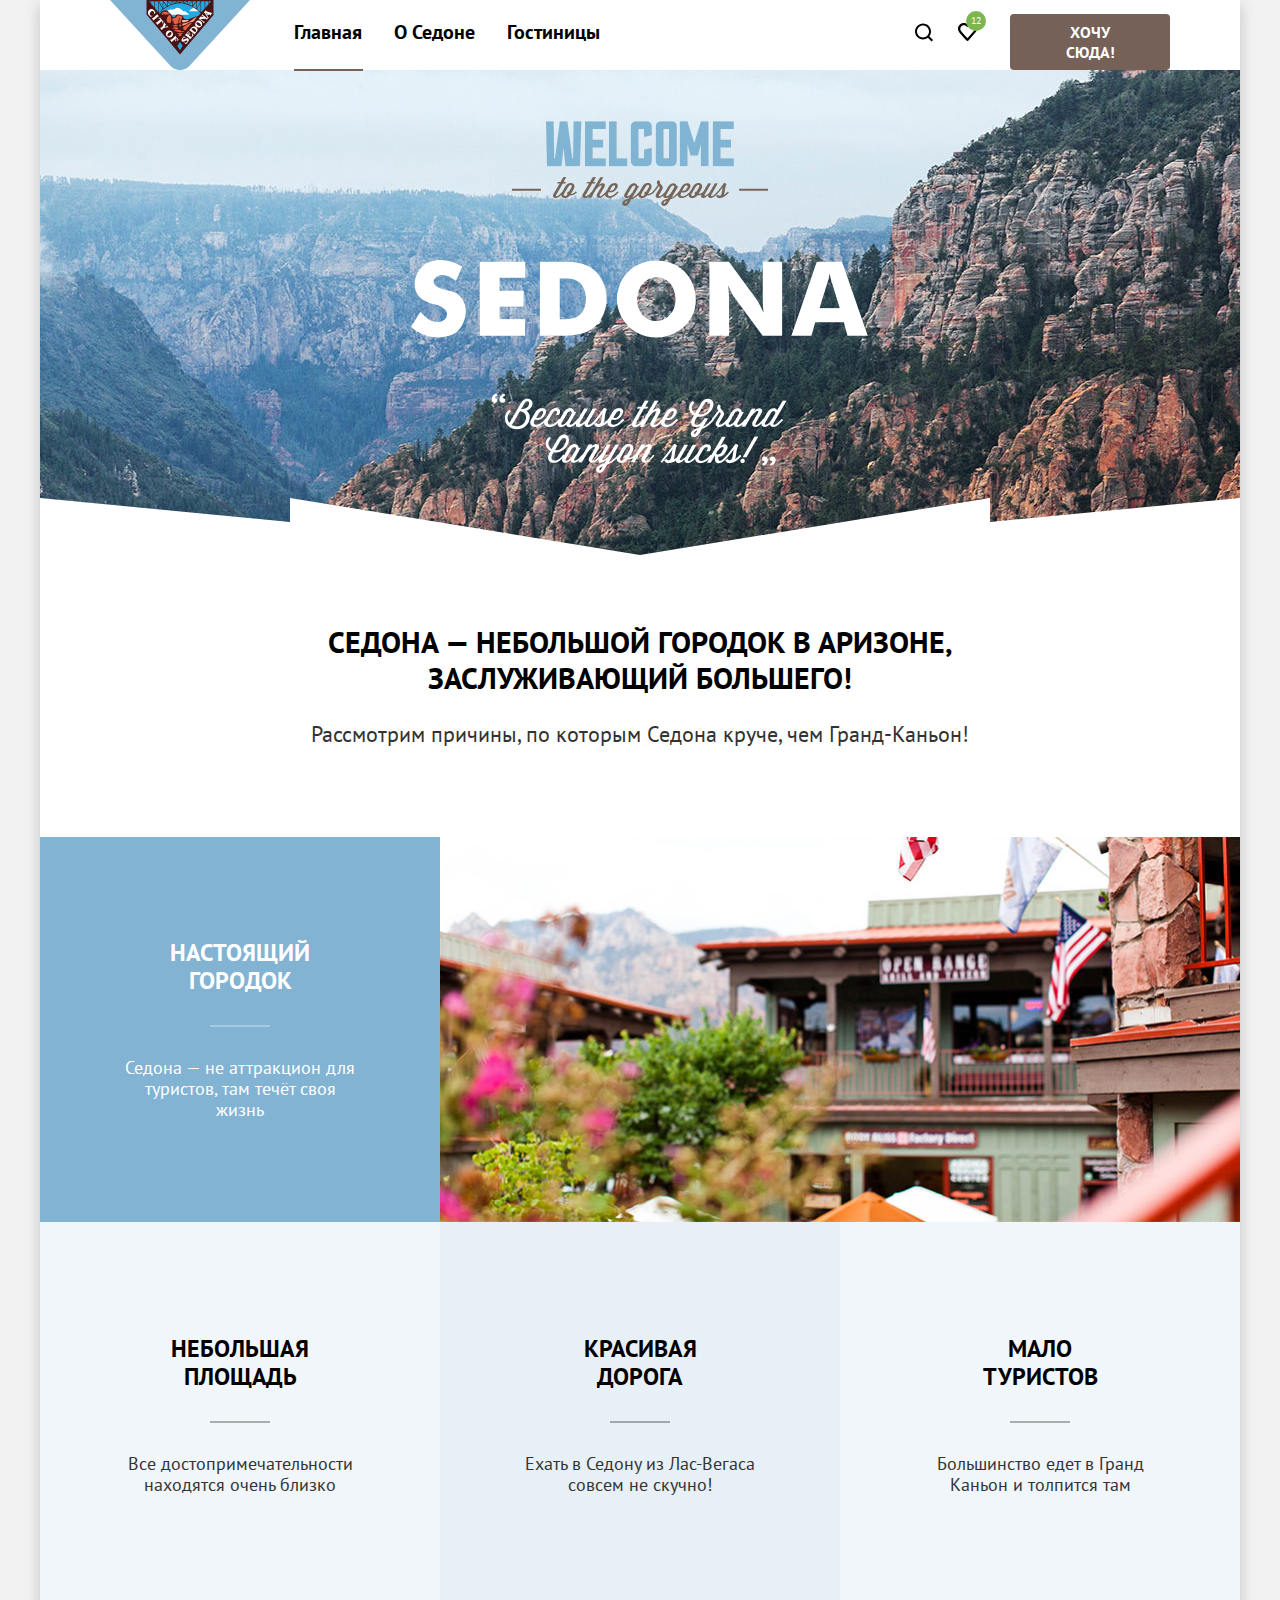
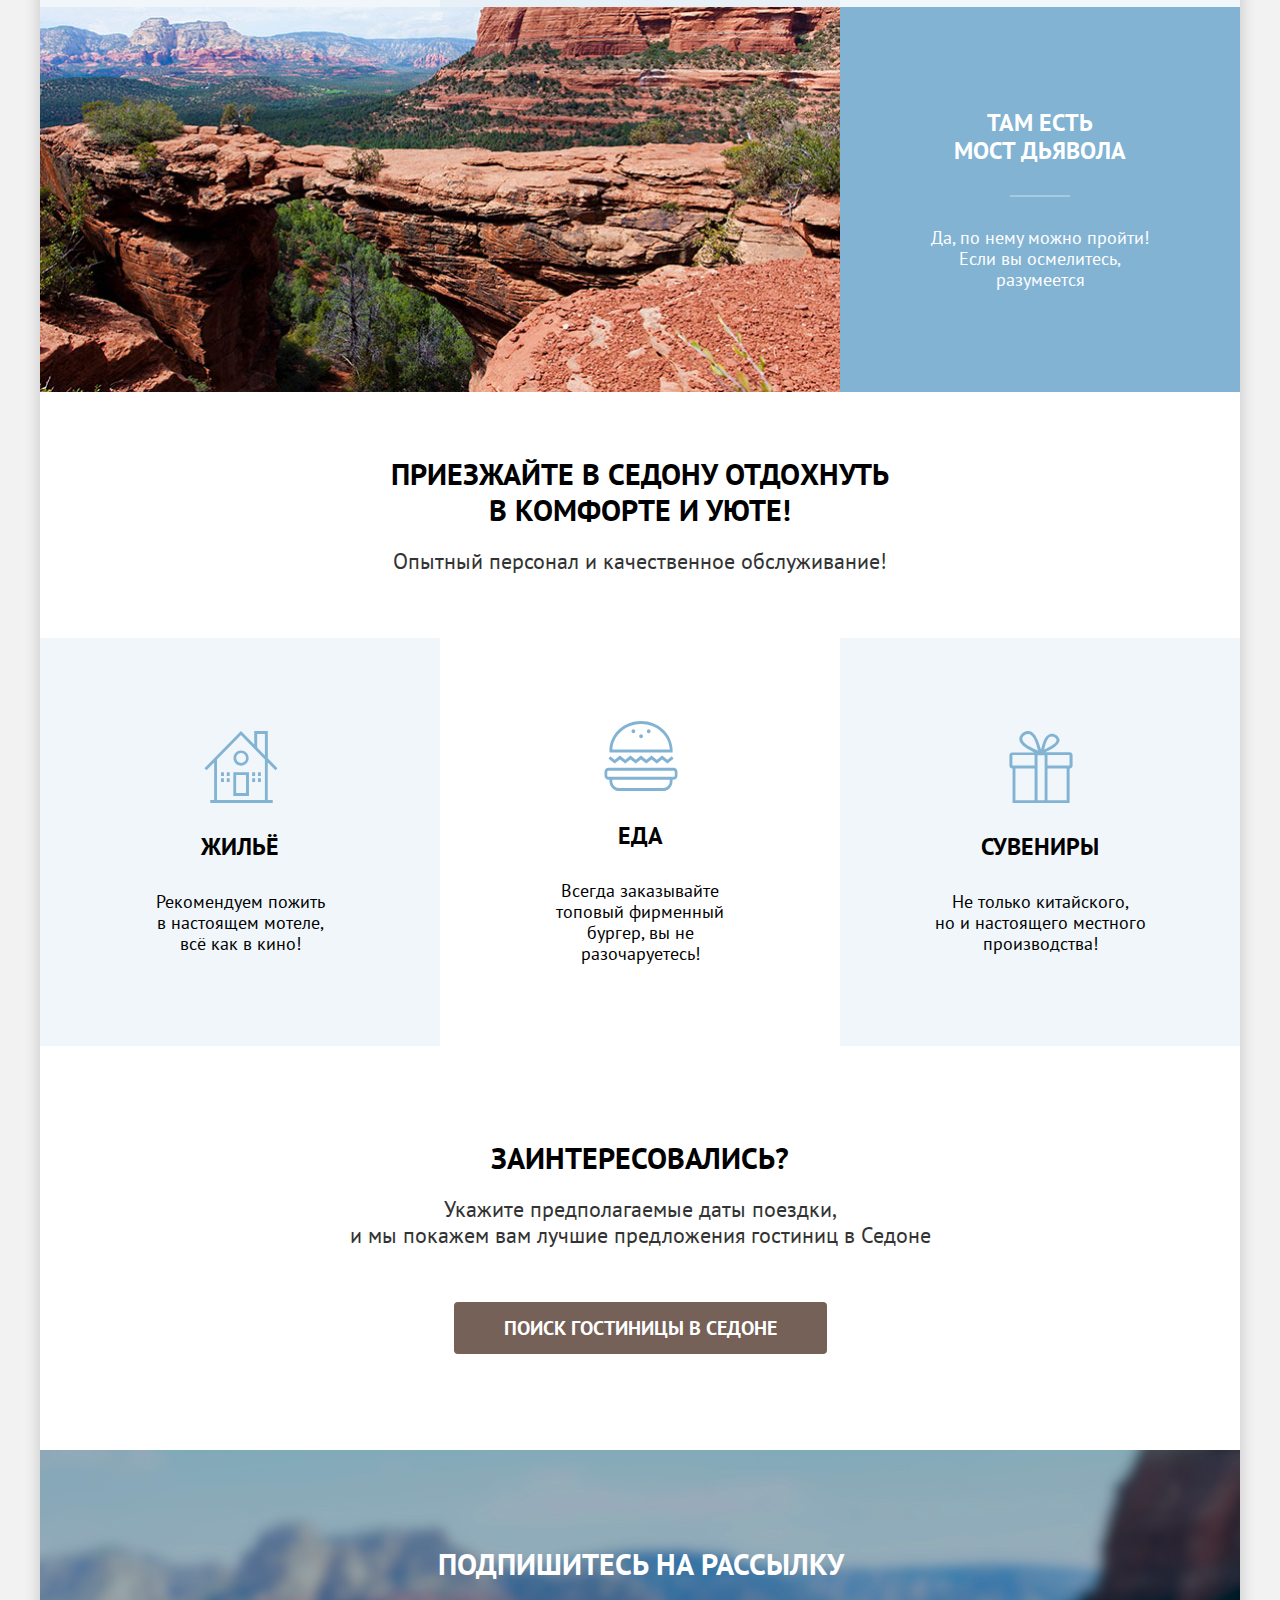
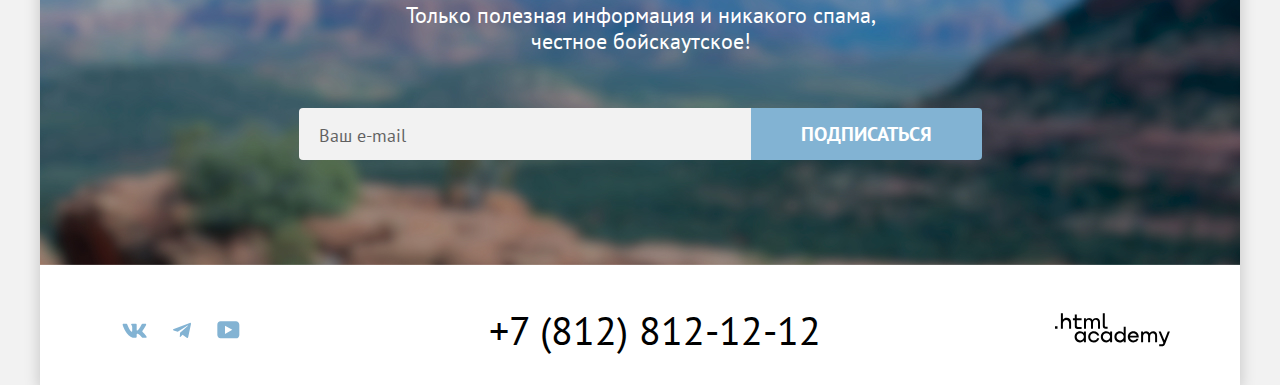
<file: index.html>
<!DOCTYPE html>
<html lang="ru">
  <head>
    <meta charset="utf-8">
	 <meta name="viewport" content="width=device-width, initial-scale=1.0">
    <title>HTML Academy: Седона</title>
    <link rel="stylesheet" href="styles/styles.css" />
    <link type="image/png" sizes="32x32" rel="icon" href="images/favicon.png" />
  </head>

  <body>
    <header data-test="header">
      <nav class="page-nav">
        <a class="nav-logo" href="index.html">
          <img
            class="logo-sedona"
            src="images/logo.svg"
            alt="logo-sedona"
            width="140"
            height="70"
          />
        </a>
        <ul class="nav-list">
          <li class="nav-list-item active-nav">
            <a class="nav-list-link" aria-current="page">Главная</a>
          </li>
          <li class="nav-list-item">
            <a class="nav-list-link available-link" href="#">О седоне</a>
          </li>
          <li class="nav-list-item">
            <a class="nav-list-link available-link" href="catalog.html"
              >Гостиницы</a
            >
          </li>
        </ul>
        <ul class="client-list">
          <li class="client-list-item">
            <button class="search-button all-button" type="button">
              <span class="visually-hidden">Поиск</span>
            </button>
          </li>
          <li class="client-list-item">
            <button class="favorites-button all-button" type="button">
              <span class="visually-hidden">Понравившиеся отели</span>
            </button>
          </li>
          <li class="client-list-item client-item-flex">
            <button class="client-button all-button" type="button">
              Хочу сюда!
            </button>
          </li>
        </ul>
      </nav>
    </header>
    <main class="main-index main-container" data-test="main">
      <section class="section-hero" data-test="hero">
        <h1 class="visually-hidden">Седона</h1>
        <img
          class="welcome-sedona"
          src="images/welcome-sedona.png"
          alt="welcome-sedona"
          width="458"
          height="352"
        />
      </section>
      <section class="section-advantages" data-test="advantages">
        <h2 class="visually-hidden">Преимущества седоны</h2>
        <div class="dignity-sedona">
          <p class="dignity-name bigger-name">
            Седона — небольшой городок в Аризоне,<br />
            заслуживающий большего!
          </p>
          <span class="dignity-text bigger-text">
            Рассмотрим причины, по которым Седона круче, чем Гранд-Каньон!
          </span>
        </div>
        <ul class="list-about-sedona">
          <li class="dignity-town dignity">
            <p class="dignity-name white-text">Настоящий <br />городок</p>
            <span class="line-white"></span>
            <span class="dignity-text white-text">
              Седона — не аттракцион для<br />
              туристов, там течёт своя жизнь
            </span>
          </li>
          <li class="dignity-img">
            <img
              src="images/sedona-house.jpg"
              alt="sedona-house"
              width="800"
              height="385"
            />
          </li>
          <li class="dignity-small-area dignity">
            <p class="dignity-name">
              Небольшая<br />
              площадь
            </p>
            <span class="line"></span>
            <span class="dignity-text">
              Все достопримечательности<br />
              находятся очень близко
            </span>
          </li>
          <li class="dignity-beauty-road dignity">
            <p class="dignity-name">
              Красивая<br />
              дорога
            </p>
            <span class="line"></span>
            <span class="dignity-text"
              >Ехать в Седону из Лас-Вегаса совсем не скучно!</span
            >
          </li>
          <li class="dignity-few-tourists dignity">
            <p class="dignity-name">
              Мало<br />
              туристов
            </p>
            <span class="line"></span>
            <span class="dignity-text"
              >Большинство едет в Гранд<br />
              Каньон и толпится там</span
            >
          </li>
          <li class="dignity-img">
            <img
              src="images/canyon.jpg"
              alt="canyon"
              width="800"
              height="385"
            />
          </li>
          <li class="dignity-devils-bridge dignity">
            <p class="dignity-name">
              Там есть<br />
              мост дьявола
            </p>
            <span class="line-white"></span>
            <span class="dignity-text white-text">
              Да, по нему можно пройти! <br />
              Если вы осмелитесь, разумеется
            </span>
          </li>
        </ul>
      </section>
      <section class="section-service" data-test="service">
        <h2 class="visually-hidden">Сервисы мотеля в Седоне</h2>
        <div class="dignity-service">
          <p class="bigger-name">
            Приезжайте в Седону отдохнуть<br />
            в комфорте и уюте!
          </p>
          <span class="bigger-text"
            >Опытный персонал и качественное обслуживание!</span
          >
        </div>
        <ul class="about-service-list">
          <li class="dignity-housing dignity">
            <p class="dignity-name">Жильё</p>
            <span class="client-dignity-text incorrect-text">
              Рекомендуем пожить<br />
              в настоящем мотеле, всё как в кино!
            </span>
          </li>
          <li class="dignity-food dignity">
            <p class="dignity-name">Еда</p>
            <span class="client-dignity-text">
              Всегда заказывайте<br />
              топовый фирменный бургер, вы не разочаруетесь!
            </span>
          </li>
          <li class="dignity-souvenirs dignity">
            <p class="dignity-name">Сувениры</p>
            <span class="client-dignity-text">
              Не только китайского,<br />
              но и настоящего местного производства!
            </span>
          </li>
        </ul>
      </section>
      <section class="section-search" data-test="search">
        <h2 class="visually-hidden">Поиск гостиниц</h2>
        <p class="bigger-name">Заинтересовались?</p>
        <p class="bigger-text">
          Укажите предполагаемые даты поездки,<br />
          и мы покажем вам лучшие предложения гостиниц в Седоне
        </p>
        <button class="search-main-button all-button" type="button">
          Поиск гостиницы в седоне
        </button>
      </section>
      <section class="section-subscribe-email" data-test="subscribe">
        <h2 class="visually-hidden">Рассылка</h2>
        <p class="subscribe-email-bold-text">Подпишитесь на рассылку</p>
        <p class="subscribe-email-text">
          Только полезная информация и никакого спама,<br />
          честное бойскаутское!
        </p>
        <form
          class="email-form"
          action="https://echo.htmlacademy.ru/"
          method="post"
        >
          <label class="visually-hidden" for="email">Укажите ваш e-mail</label>
          <input
            class="email-input"
            type="email"
            name="use-email"
            id="email"
            placeholder="Ваш e-mail"
            required
          />
          <button
            class="subscribe-button all-button"
            type="submit"
            id="subscribe"
          >
            Подписаться
          </button>
        </form>
      </section>
    </main>
    <footer class="footer" data-test="footer">
      <ul class="social-nav-list">
        <li class="social-nav-item">
          <a class="social-nav-link" href="https://vk.com/htmlacademy">
            <span class="visually-hidden">ссылка вк</span>
            <svg
              class="footer-social-svg"
              width="25"
              height="15"
              viewBox="0 0 25 15"
              fill="#83B3D3"
              xmlns="http://www.w3.org/2000/svg"
            >
              <path
                fill-rule="evenodd"
                clip-rule="evenodd"
                d="M24.1164 1.80445C24.2824 1.25845 24.1164 0.856445 23.3214 0.856445H20.6964C20.0284 0.856445 19.7204 1.20345 19.5534 1.58645C19.5534 1.58645 18.2184 4.78245 16.3274 6.85845C15.7154 7.46045 15.4374 7.65145 15.1034 7.65145C14.9364 7.65145 14.6854 7.46045 14.6854 6.91345V1.80445C14.6854 1.14845 14.5014 0.856445 13.9454 0.856445H9.81738C9.40038 0.856445 9.14938 1.16045 9.14938 1.44945C9.14938 2.07045 10.0954 2.21445 10.1924 3.96245V7.76045C10.1924 8.59345 10.0394 8.74444 9.70538 8.74444C8.81538 8.74444 6.65038 5.53345 5.36538 1.85945C5.11638 1.14445 4.86438 0.856445 4.19338 0.856445H1.56638C0.816382 0.856445 0.666382 1.20345 0.666382 1.58645C0.666382 2.26845 1.55638 5.65645 4.81138 10.1374C6.98138 13.1974 10.0364 14.8564 12.8194 14.8564C14.4884 14.8564 14.6944 14.4884 14.6944 13.8534V11.5404C14.6944 10.8034 14.8524 10.6564 15.3814 10.6564C15.7714 10.6564 16.4384 10.8484 17.9964 12.3234C19.7764 14.0724 20.0694 14.8564 21.0714 14.8564H23.6964C24.4464 14.8564 24.8224 14.4884 24.6064 13.7604C24.3684 13.0364 23.5184 11.9854 22.3914 10.7384C21.7794 10.0284 20.8614 9.26345 20.5824 8.88045C20.1934 8.38945 20.3044 8.17044 20.5824 7.73345C20.5824 7.73345 23.7824 3.30745 24.1154 1.80445H24.1164Z"
              />
            </svg>
          </a>
        </li>
        <li class="social-nav-item">
          <a class="social-nav-link" href="https://t.me/htmlacademy ">
            <span class="visually-hidden">ссылка телеграм</span>
            <svg
              class="footer-social-svg"
              width="18"
              height="17"
              viewBox="0 0 18 17"
              fill="#83B3D3"
              xmlns="http://www.w3.org/2000/svg"
            >
              <path
                d="M16.785 0.955705L0.840489 7.1042C-0.247661 7.54126 -0.241365 8.14828 0.640845 8.41897L4.73445 9.69597L14.2058 3.72014C14.6537 3.44766 15.0629 3.59424 14.7265 3.89281L7.05283 10.8183H7.05103L7.05283 10.8192L6.77045 15.0387C7.18413 15.0387 7.36669 14.8489 7.59871 14.625L9.58705 12.6915L13.7229 15.7464C14.4855 16.1664 15.0332 15.9506 15.2229 15.0405L17.9379 2.2453C18.2158 1.13107 17.5126 0.626562 16.785 0.955705Z"
              />
            </svg>
          </a>
        </li>
        <li class="social-nav-item">
          <a
            class="social-nav-link"
            href="https://www.youtube.com/user/htmlacademyru"
          >
            <span class="visually-hidden">ссылка ютуб</span>
            <svg
              class="footer-social-svg"
              width="23"
              height="18"
              viewBox="0 0 23 18"
              fill="#83B3D3"
              xmlns="http://www.w3.org/2000/svg"
            >
              <path
                d="M18.9402 0.356445H3.50738C1.64668 0.356445 0.333252 1.9502 0.333252 3.75645V13.8502C0.333252 15.7627 1.64668 17.3564 3.50738 17.3564H19.1591C20.8009 17.3564 22.3333 15.7627 22.3333 13.9564V3.75645C22.1143 1.9502 20.8009 0.356445 18.9402 0.356445ZM7.99494 12.8939V4.81894L15.3283 8.85645L7.99494 12.8939Z"
              />
            </svg>
          </a>
        </li>
      </ul>
      <a class="footer-nav-number" href="tel:+78128121212">
        <span class="visually-hidden">номер</span>+7 (812) 812-12-12</a
      >
      <a class="footer-nav-logo" href="https://htmlacademy.ru/">
        <span class="visually-hidden">ссылка html-academy</span>
        <svg
          xmlns="http://www.w3.org/2000/svg"
          width="115"
          height="34"
          fill="#000"
        >
          <path
            d="M0 13.256v2.6h2.5v-2.6H0ZM11.6 4.856c-1.6 0-2.8.7-3.6 1.7h-.1v-6.2h-2v15.5h2v-5.3c0-2.1 1.3-3.6 3.3-3.6 1.8 0 2.9 1.4 2.9 3.2v5.7h2v-6.1c.1-3-1.8-4.9-4.5-4.9ZM26.6 5.156h-4.8v-3.7h-2v3.8h-1.9v2h1.9v6c0 1.7 1 2.7 2.7 2.7h4.1v-2h-3.7c-.7 0-1.1-.4-1.1-1.1v-5.7h4.8v-2ZM41.1 4.956c-1.6 0-2.9.8-3.5 2.1h-.1c-.6-1.2-1.8-2.1-3.4-2.1-1.4 0-2.5.8-3.1 1.8h-.1v-1.6H29v10.6h2v-5.4c0-2 1-3.5 2.6-3.5 1.5 0 2.4 1 2.4 2.6v6.3h2v-5.6c0-2.4 1.4-3.3 2.6-3.3 1.5 0 2.4 1 2.4 2.6v6.3h2v-6.5c.1-2.5-1.4-4.3-3.9-4.3ZM47.8 13.056c0 1.7 1 2.7 2.8 2.7h2v-2h-1.7c-.7 0-1.1-.4-1.1-1.1V.356h-2v12.7ZM28.9 20.056c-.9-1.1-2.2-1.8-3.9-1.8-3.1 0-5.4 2.3-5.4 5.6s2.3 5.6 5.4 5.6c1.8 0 3-.8 3.8-1.9h.1v1.6h2v-10.6h-2v1.5Zm-3.6 7.4c-2.2 0-3.6-1.6-3.6-3.6s1.4-3.6 3.6-3.6 3.6 1.6 3.6 3.6c0 1.9-1.4 3.6-3.6 3.6ZM44.2 22.356c-.5-2.4-2.6-4.1-5.4-4.1-3.4 0-5.6 2.5-5.6 5.6 0 3.1 2.2 5.6 5.6 5.6 2.8 0 4.9-1.8 5.4-4.2h-2.1c-.4 1.3-1.7 2.3-3.3 2.3-2.2 0-3.6-1.6-3.6-3.6s1.4-3.6 3.6-3.6c1.6 0 2.8 1 3.3 2.2h2.1v-.2ZM55.1 20.056c-.9-1.1-2.2-1.8-3.9-1.8-3.1 0-5.4 2.3-5.4 5.6s2.3 5.6 5.4 5.6c1.8 0 3-.8 3.8-1.9h.1v1.6h2v-10.6h-2v1.5Zm-3.6 7.4c-2.2 0-3.6-1.6-3.6-3.6s1.4-3.6 3.6-3.6 3.6 1.6 3.6 3.6c0 1.9-1.5 3.6-3.6 3.6ZM68.7 20.156c-.9-1.1-2.2-1.9-3.9-1.9-3.1 0-5.4 2.3-5.4 5.6s2.2 5.6 5.4 5.6c1.7 0 3-.8 3.8-1.8h.1v1.5h2v-15.4h-2v6.4Zm-3.6 7.3c-2.2 0-3.6-1.6-3.6-3.6s1.4-3.6 3.6-3.6 3.6 1.6 3.6 3.6c-.1 2-1.5 3.6-3.6 3.6ZM78.3 18.256c-3.3 0-5.5 2.5-5.5 5.6 0 3 2.1 5.6 5.5 5.6 2.5 0 4.5-1.3 5.2-3.6h-2.1c-.5 1-1.6 1.6-3 1.6-1.9 0-3.3-1.3-3.4-2.9h8.8c.2-3.6-2-6.3-5.5-6.3Zm0 1.9c1.7 0 3 1 3.3 2.6h-6.5c.3-1.5 1.5-2.6 3.2-2.6ZM98.2 18.256c-1.6 0-2.9.8-3.6 2h-.1c-.6-1.2-1.8-2-3.4-2-1.4 0-2.5.7-3.1 1.8v-1.5h-1.9v10.6h2v-5.4c0-2 1-3.4 2.6-3.5 1.5 0 2.4 1 2.4 2.6v6.3h2v-5.6c0-2.4 1.4-3.3 2.6-3.3 1.5 0 2.4 1 2.4 2.6v6.3h2v-6.5c.1-2.6-1.4-4.4-3.9-4.4ZM109.4 27.356l-3.6-8.9h-2.2l4.8 11.6c-.3.9-.7 1.2-1.7 1.2h-2.5v2h2.5c1.8 0 2.8-.8 3.5-2.6l4.7-12.2h-2.1l-3.4 8.9Z"
          />
        </svg>
      </a>
    </footer>
    <div class="modal-container modal-container-close" data-test="modal">
      <div class="modal-wrapper">
        <div>
          <h2 class="modal-name bigger-name">Поиск гостиницы в Седоне</h2>
          <button class="close-modal-btn all-button" type="button">
            <span class="visually-hidden"
              >кнопка закрытия модалььного окна</span
            >
          </button>
        </div>
        <form
          class="modal-form"
          action="https://echo.htmlacademy.ru/"
          method="post"
        >
          <label class="arrival-date-label" for="arrival-date">
            <span class="modal-text date-text">Дата заезда:</span>
            <input
              class="arrival-date-input"
              type="text"
              id="arrival-date"
              name="arrival date"
              value="27 апреля 2020"
              placeholder="Укажите дату"
              required
            />
            <span class="modal-input-icon"></span>
            <span class="departure-input-undertext-false"
              >Мы не можем отправить вас в прошлое.</span
            >
          </label>
          <label class="date-departure-label" for="date-of-departure">
            <span class="modal-text date-text">Дата выезда:</span>
            <input
              class="departure-date-input"
              type="text"
              id="date-of-departure"
              name="date of departure"
              value="1 сентября 2023"
              placeholder="Укажите дату"
              required
            />
            <span class="modal-input-icon"></span>
            <span class="departure-input-undertext-true"
              >На эти даты есть свободные номера. Пока есть.</span
            >
          </label>
          <div class="kids-and-adults">
            <label class="counter-adults-label" for="counter-adults">
              <span class="modal-text adults-text">Взрослые:</span>
              <button
                type="button"
                name="minus"
                class="adults-minus-btn all-button"
              >
                <span class="visually-hidden">кнопка минуса</span>
                <svg
                  class="minus-svg"
                  width="14"
                  height="14"
                  viewBox="0 0 14 2"
                  fill="none"
                  xmlns="http://www.w3.org/2000/svg"
                >
                  <path
                    d="M0 0L0 2L14 2V0L0 0Z"
                    fill="#756157"
                    fill-opacity="0.3"
                  />
                </svg>
              </button>
              <input
                class="counter-adults-input"
                value="2"
                type="number"
                id="counter-adults"
                name="counter adults"
                required
              />
              <button
                type="button"
                name="plus"
                class="adults-plus-btn all-button"
              >
                <span class="visually-hidden">кнопка плюса</span>
                <svg
                  class="plus-svg"
                  width="14"
                  height="14"
                  viewBox="0 0 14 14"
                  xmlns="http://www.w3.org/2000/svg"
                >
                  <path
                    d="M14 6H8V0H6V6H0V8H6V14H8V8H14V6Z"
                    fill="#756157"
                    fill-opacity="0.3"
                  />
                </svg>
              </button>
            </label>
            <label class="counter-kids-label" for="counter-kids">
              <span class="modal-text kids-text">Дети:</span>
              <button type="button" class="about-kids-button">
                <span class="visually-hidden">тултип о детях</span>
                <svg
                  width="26"
                  height="26"
                  viewBox="0 0 26 26"
                  fill="none"
                  xmlns="http://www.w3.org/2000/svg"
                >
                  <circle cx="13" cy="13" r="13" fill="#83B3D3" />
                  <path
                    fill-rule="evenodd"
                    clip-rule="evenodd"
                    d="M12 7H14V9H12V7ZM14 19H12V10H14V19Z"
                    fill="white"
                  />
                </svg>
              </button>
              <span class="about-kids-text" role="tooltip" id="tooltip-kids"
                >Укажите количество детей, которые будут с вами, возраст которых
                от 6 до 18 лет. Дети до 6 лет размещаются бесплатно.
              </span>
              <button
                type="button"
                name="minus"
                class="kids-minus-btn all-button"
              >
                <span class="visually-hidden">кнопка минуса</span>
                <svg
                  class="minus-svg"
                  width="14"
                  height="14"
                  viewBox="0 0 14 2"
                  fill="none"
                  xmlns="http://www.w3.org/2000/svg"
                >
                  <path
                    d="M0 0L0 2L14 2V0L0 0Z"
                    fill="#756157"
                    fill-opacity="0.3"
                  />
                </svg>
              </button>
              <input
                class="counter-kids-input"
                value="2"
                type="number"
                id="counter-kids"
                name="counter kids"
                required
                maxlength="99"
              />
              <button
                type="button"
                name="plus"
                class="kids-plus-btn all-button"
              >
                <span class="visually-hidden">кнопка плюса</span>
                <svg
                  class="plus-svg"
                  width="14"
                  height="14"
                  viewBox="0 0 14 14"
                  fill="none"
                  xmlns="http://www.w3.org/2000/svg"
                >
                  <path
                    d="M14 6H8V0H6V6H0V8H6V14H8V8H14V6Z"
                    fill="#756157"
                    fill-opacity="0.3"
                  />
                </svg>
              </button>
            </label>
          </div>
          <button type="submit" class="modal-search-btn all-button">
            Найти
          </button>
        </form>
      </div>
    </div>
    <script>
      const modal = document.querySelector(".modal-container");
      const clsModalBtn = modal.querySelector(".close-modal-btn");
      const searchBtn = document.querySelector(".search-main-button");
      const clientBtn = document.querySelector(".client-button");
      clsModalBtn.onclick = function () {
        modal.classList.add("modal-container-close");
      };
      searchBtn.onclick = function () {
        modal.classList.remove("modal-container-close");
      };
      clientBtn.onclick = function () {
        modal.classList.remove("modal-container-close");
      };
      const minusKidsBtn = modal.querySelector(".kids-minus-btn");
      const plusKidsBtn = modal.querySelector(".kids-plus-btn");
      const kidsInput = modal.querySelector(".counter-kids-input");
      const minusAdultsBtn = modal.querySelector(".adults-minus-btn");
      const plusAdultsBtn = modal.querySelector(".adults-plus-btn");
      const adultsInput = modal.querySelector(".counter-adults-input");
      minusKidsBtn.onclick = function () {
        if (kidsInput.value > 0) {
          kidsInput.value--;
        }
      };
      plusKidsBtn.onclick = function () {
        if (kidsInput.value < 99) {
          kidsInput.value++;
        }
      };
      minusAdultsBtn.onclick = function () {
        if (adultsInput.value > 0) {
          adultsInput.value--;
        }
      };
      plusAdultsBtn.onclick = function () {
        if (adultsInput.value < 99) {
          adultsInput.value++;
        }
      };
    </script>
  </body>
</html>
</file>
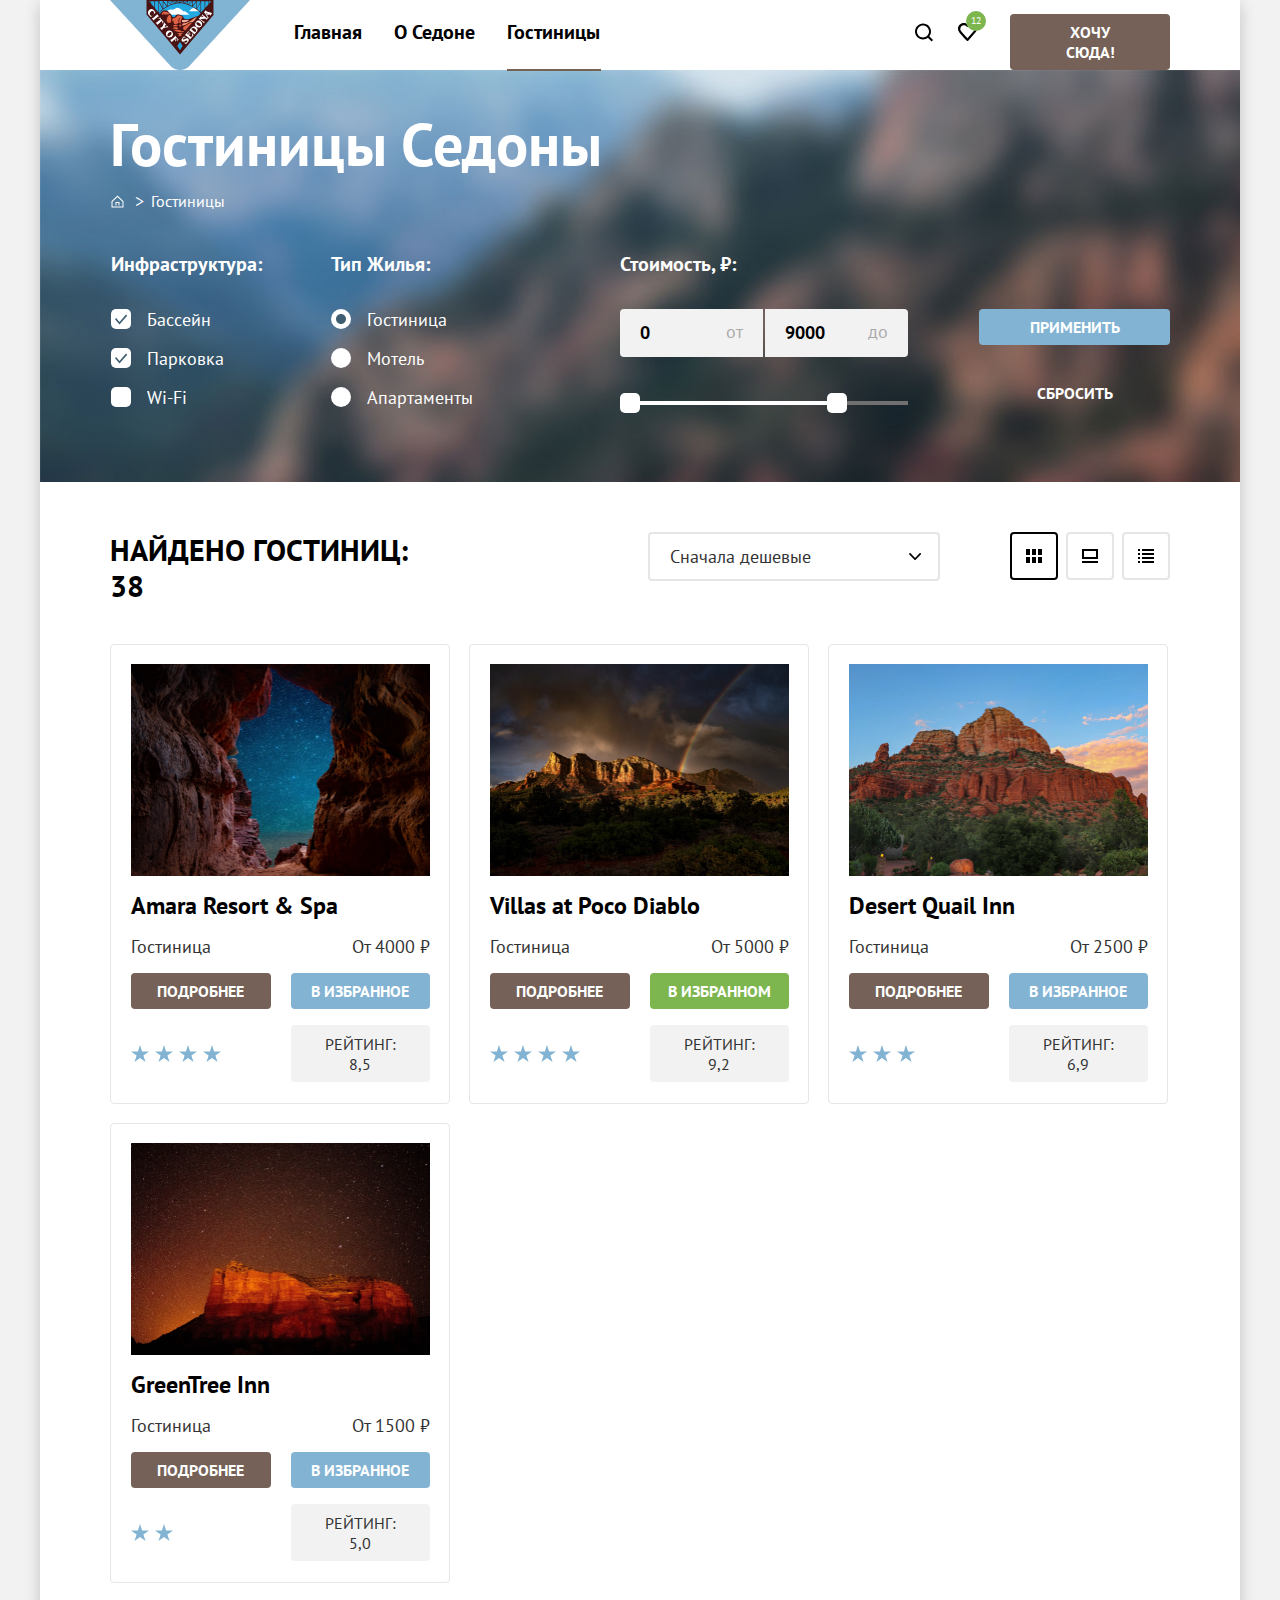
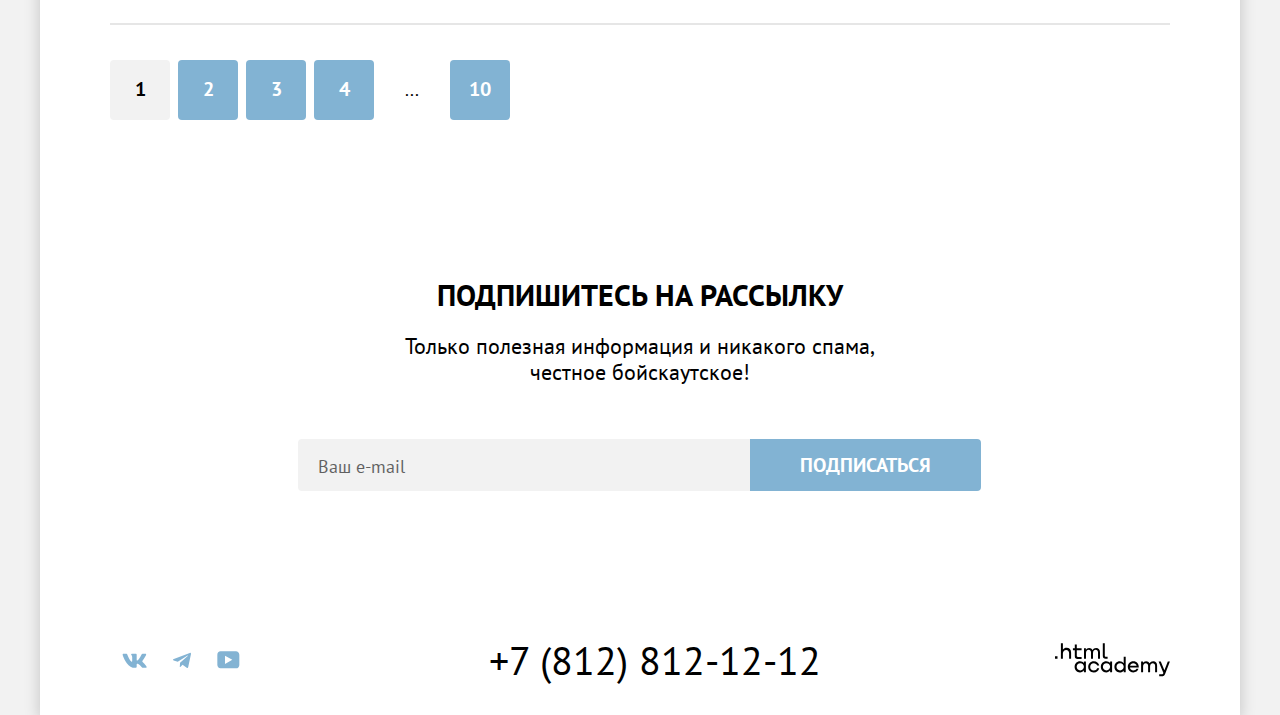
<file: catalog.html>
<!DOCTYPE html>
<html lang="ru">
  <head>
    <meta charset="utf-8" />
    <title>HTML Academy: Седона</title>
    <link rel="stylesheet" href="styles/styles.css" />
    <link type="image/png" sizes="32x32" rel="icon" href="images/favicon.png" />
  </head>

  <body>
    <header data-test="header">
      <nav class="page-nav">
        <a class="nav-logo" href="index.html">
          <img
            class="logo-sedona"
            src="images/logo.svg"
            alt="logo-sedona"
            width="140"
            height="70"
          />
        </a>
        <ul class="nav-list">
          <li class="nav-list-item">
            <a class="nav-list-link available-link" href="index.html"
              >Главная</a
            >
          </li>
          <li class="nav-list-item">
            <a class="nav-list-link available-link" href="#">О седоне</a>
          </li>
          <li class="nav-list-item active-nav">
            <a class="nav-list-link" aria-current="page">Гостиницы</a>
          </li>
        </ul>
        <ul class="client-list">
          <li class="client-list-item">
            <button class="search-button all-button" type="button">
              <span class="visually-hidden">Поиск</span>
            </button>
          </li>
          <li class="client-list-item">
            <button class="favorites-button all-button" type="button">
              <span class="visually-hidden">Понравившиеся отели</span>
            </button>
          </li>
          <li class="client-list-item client-item-flex">
            <button class="client-button all-button" type="button">
              Хочу сюда!
            </button>
          </li>
        </ul>
      </nav>
    </header>
    <main class="main-inner main-container">
      <h1 class="visually-hidden">Каталог</h1>
      <div class="hero">
        <h2 class="visually-hidden">Фильтры Каталога</h2>
        <header class="inner-header">
          <h2 class="inner-header-title">Гостиницы Седоны</h2>
          <ol class="breadcrums-list">
            <li class="breadcrums-item at">
              <a class="breadcrums-link at-home" href="index.html"></a>
            </li>
            <li class="breadcrums-item active-breadcrums-link">
              <a class="breadcrums-link" aria-current="true">Гостиницы</a>
            </li>
          </ol>
        </header>
        <section class="section-filter" data-test="filter">
          <h2 class="visually-hidden">Фильтры</h2>
          <form
            class="filter-form"
            action="https://echo.htmlacademy.ru/"
            method="get"
          >
            <fieldset class="catalog-filter-group infrastructure">
              <legend class="catalog-filter-title">Инфраструктура:</legend>
              <ul class="catalog-filter-list">
                <li class="catalog-filter-item checkbox-item">
                  <label class="control-checkbox" for="pool">
                    <input
                      class="checkbox-input visually-hidden"
                      checked
                      id="pool"
                      type="checkbox"
                      name="pool"
                    />
                    <span class="control-checkbox-mark"></span>
                    <span class="control-label">Бассейн</span>
                  </label>
                </li>
                <li class="catalog-filter-item checkbox-item">
                  <label class="control-checkbox" for="parking">
                    <input
                      class="checkbox-input visually-hidden"
                      checked
                      id="parking"
                      type="checkbox"
                      name="parking"
                    />
                    <span class="control-checkbox-mark"></span>
                    <span class="control-label">Парковка</span>
                  </label>
                </li>
                <li class="catalog-filter-item checkbox-item">
                  <label class="control-checkbox" for="wi-fi">
                    <input
                      class="checkbox-input visually-hidden"
                      id="wi-fi"
                      type="checkbox"
                      name="wi-fi"
                    />
                    <span class="control-checkbox-mark"></span>
                    <span class="control-label">Wi-Fi</span>
                  </label>
                </li>
              </ul>
            </fieldset>
            <fieldset class="catalog-filter-group housing-type">
              <legend class="catalog-filter-title">Тип жилья:</legend>
              <ul class="catalog-filter-list">
                <li class="catalog-filter-item">
                  <label class="control-radio">
                    <input
                      class="radio-input visually-hidden"
                      checked
                      id="hotel"
                      type="radio"
                      name="housing"
                    />
                    <span class="control-radio-mark"></span>
                    <span class="control-label">Гостиница</span>
                  </label>
                </li>

                <li class="catalog-filter-item">
                  <label class="control-radio">
                    <input
                      class="radio-input visually-hidden"
                      id="motel"
                      type="radio"
                      name="housing"
                    />
                    <span class="control-radio-mark"></span>
                    <span class="control-label">Мотель</span></label
                  >
                </li>
                <li class="catalog-filter-item">
                  <label class="control-radio">
                    <input
                      class="radio-input visually-hidden"
                      id="apartments"
                      type="radio"
                      name="housing"
                    />
                    <span class="control-radio-mark"></span>
                    <span class="control-label">Апартаменты</span>
                  </label>
                </li>
              </ul>
            </fieldset>
            <fieldset class="catalog-filter-group regulate-prices">
              <legend class="catalog-filter-title">Стоимость, ₽:</legend>
              <ul class="catalog-filter-list min-max-price-list">
                <li class="min-max-price-item">
                  <label class="control min-price-control" for="min-price">
                    <input
                      class="filter-min-price-input"
                      type="number"
                      id="min-price"
                      value="0"
                      placeholder="от"
                      name="min-price"
                      required
                    />
                    <span class="min-price-text">от</span>
                  </label>
                  <label class="control max-price-control" for="max-price">
                    <input
                      class="filter-max-price-input"
                      type="number"
                      id="max-price"
                      placeholder="до"
                      value="9000"
                      name="max-price"
                      required
                    />
                    <span class="max-price-text">до</span>
                  </label>
                </li>
                <div>
                  <div class="range-scale">
                    <div class="range-bar">
                      <button type="button" class="range-toggle toggle-min">
                        <span class="visually-hidden"
                          >Изменить минимальную цену</span
                        >
                      </button>
                      <button type="button" class="range-toggle toggle-max">
                        <span class="visually-hidden"
                          >Изменить максимальную цену</span
                        >
                      </button>
                    </div>
                  </div>
                </div>
              </ul>
            </fieldset>
            <div class="form-buttons">
              <button class="apply-button all-button" type="submit" id="apply">
                ПРИМЕНИТЬ
              </button>
              <button class="reset-button all-button" type="reset" id="reset">
                СБРОСИТЬ
              </button>
            </div>
          </form>
        </section>
      </div>

      <section class="section-catalog" data-test="catalog">
        <div class="catalog-inner-nav">
          <p class="find-number-hotels">Найдено гостиниц: <span>38</span></p>
          <select class="select-control">
            <option class="cheap-first-option" value="cheap">
              Сначала дешевые
            </option>
            <option value="popular">Сначала популярное</option>
            <option value="expensive">Сначала дорогое</option>
          </select>
          <div class="view-mode-buttons">
            <a
              class="view-button view-cards selected-view-button"
              aria-current="true"
            >
              <span class="visually-hidden">Показать карточки товаров</span>
            </a>
            <a class="view-button view-by-one" href="#"
              ><span class="visually-hidden">показать по одному</span>
            </a>
            <a class="view-button view-list" href="#"
              ><span class="visually-hidden">показать список товаров</span>
            </a>
          </div>
        </div>
        <div class="main-cards">
          <h1 class="visually-hidden">Найденные отели</h1>
          <article class="catalog-card">
            <a class="catalog-card-img" href="#">
              <img src="images/Amara-Resort-&-Spa.jpg" alt="Amara Resort & Spa" width="300" height="212" style="margin: 0;
              padding: 0;" />
            </a>
            <h4 class="catalog-card-name">
              <a class="catalog-card-link" href="#">Amara Resort & Spa</a>
            </h4>
            <p class="catalog-card-type">Гостиница</p>
            <p class="catalog-card-price">От 4000 ₽</p>
            <a class="more-details-button" href="#">подробнее</a>
            <button class="favorite-hotel-button">в избранное</button>
            <button class="favorite-hotel-select visually-hidden">в избранном</button>
            <form class="stars" action="https://echo.htmlacademy.ru/" method="get">
              <input class="rating-star visually-hidden" type="radio" id="Amara-Resort-&-Spa-1" name="rating-stars">
              <label class="star-label" for="Amara-Resort-&-Spa-1"></label>
              <input class="rating-star visually-hidden" type="radio" id="Amara-Resort-&-Spa-2" name="rating-stars"
                checked>
              <label class="star-label" for="Amara-Resort-&-Spa-2"></label>
              <input class="rating-star visually-hidden" type="radio" id="Amara-Resort-&-Spa-3" name="rating-stars">
              <label class="star-label" for="Amara-Resort-&-Spa-3"></label>
              <input class="rating-star visually-hidden" type="radio" id="Amara-Resort-&-Spa-4" name="rating-stars">
              <label class="star-label" for="Amara-Resort-&-Spa-4"></label>
              <input class="rating-star visually-hidden" type="radio" id="Amara-Resort-&-Spa-5" name="rating-stars">
              <label class="star-label" for="Amara-Resort-&-Spa-5"></label>
            </form>
            <p class="rating">РЕЙТИНГ: 8,5</p>
          </article>
          <article class="catalog-card">
            <a class="catalog-card-img" href="#">
              <img class="catalog-card-img" src="images/Villas-at-Poco-Diablo.jpg" alt="Villas at Poco Diablo"
                width="300" height="212" />
            </a>
            <h4 class="catalog-card-name">
              <a class="catalog-card-link" href="#">Villas at Poco Diablo</a>
            </h4>
            <p class="catalog-card-type">Гостиница</p>
            <p class="catalog-card-price">От 5000 ₽</p>
            <a class="more-details-button" href="#">подробнее</a>
            <button class="favorite-hotel-button visually-hidden">в избранное</button>
            <button class="favorite-hotel-select">в избранном</button>
            <form class="stars" action="https://echo.htmlacademy.ru/" method="get">
              <input class="rating-star visually-hidden" type="radio" id="Villas-at-Poco-Diablo-1" name="rating-stars">
              <label class="star-label" for="Villas-at-Poco-Diablo-1"></label>
              <input class="rating-star visually-hidden" type="radio" id="Villas-at-Poco-Diablo-2" name="rating-stars"
                checked>
              <label class="star-label" for="Villas-at-Poco-Diablo-2"></label>
              <input class="rating-star visually-hidden" type="radio" id="Villas-at-Poco-Diablo-3" name="rating-stars">
              <label class="star-label" for="Villas-at-Poco-Diablo-3"></label>
              <input class="rating-star visually-hidden" type="radio" id="Villas-at-Poco-Diablo-4" name="rating-stars">
              <label class="star-label" for="Villas-at-Poco-Diablo-4"></label>
              <input class="rating-star visually-hidden" type="radio" id="Villas-at-Poco-Diablo-5" name="rating-stars">
              <label class="star-label" for="Villas-at-Poco-Diablo-5"></label>
            </form>
            <p class="rating">РЕЙТИНГ: 9,2</p>
          </article>
          <article class="catalog-card">
            <a class="catalog-card-img" href="#">
              <img class="catalog-card-img" src="images/Desert-Quail-Inn.jpg" alt="Desert Quail Inn" width="300"
                height="212" />
            </a>
            <h4 class="catalog-card-name">
              <a class="catalog-card-link" href="#">Desert Quail Inn</a>
            </h4>
            <p class="catalog-card-type">Гостиница</p>
            <p class="catalog-card-price">От 2500 ₽</p>
            <a class="more-details-button" href="#">подробнее</a>
            <button class="favorite-hotel-button">в избранное</button>
            <button class="favorite-hotel-select visually-hidden">в избранном</button>
            <form class="stars" action="https://echo.htmlacademy.ru/" method="get">
              <input class="rating-star visually-hidden" type="radio" id="Desert-Quail-Inn-1" name="rating-stars">
              <label class="star-label" for="Desert-Quail-Inn-1"></label>
              <input class="rating-star visually-hidden" type="radio" id="Desert-Quail-Inn-2" name="rating-stars">
              <label class="star-label" for="Desert-Quail-Inn-2"></label>
              <input class="rating-star visually-hidden" type="radio" id="Desert-Quail-Inn-3" name="rating-stars"
                checked>
              <label class="star-label" for="Desert-Quail-Inn-3"></label>
              <input class="rating-star visually-hidden" type="radio" id="Desert-Quail-Inn-4" name="rating-stars">
              <label class="star-label" for="Desert-Quail-Inn-4"></label>
              <input class="rating-star visually-hidden" type="radio" id="Desert-Quail-Inn-5" name="rating-stars">
              <label class="star-label" for="Desert-Quail-Inn-5"></label>
            </form>
            <p class="rating">РЕЙТИНГ: 6,9</p>
          </article>
          <article class="catalog-card">
            <a class="catalog-card-img" href="#">
              <img class="catalog-card-img" src="images/GreenTree-Inn.jpg" alt="GreenTree Inn" width="300"
                height="212" />
            </a>
            <h4 class="catalog-card-name">
              <a class="catalog-card-link" href="#">GreenTree Inn</a>
            </h4>
            <p class="catalog-card-type">Гостиница</p>
            <p class="catalog-card-price">От 1500 ₽</p>
            <a class="more-details-button" href="#">подробнее</a>
            <button class="favorite-hotel-button">в избранное</button>
            <button class="favorite-hotel-select visually-hidden">в избранном</button>
            <form class="stars" action="https://echo.htmlacademy.ru/" method="get">
              <input class="rating-star visually-hidden" type="radio" id="GreenTree-Inn-1" name="rating-stars">
              <label class="star-label" for="GreenTree-Inn-1"></label>
              <input class="rating-star visually-hidden" type="radio" id="GreenTree-Inn-2" name="rating-stars">
              <label class="star-label" for="GreenTree-Inn-2"></label>
              <input class="rating-star visually-hidden" type="radio" id="GreenTree-Inn-3" name="rating-stars">
              <label class="star-label" for="GreenTree-Inn-3"></label>
              <input class="rating-star visually-hidden" type="radio" id="GreenTree-Inn-4" name="rating-stars" checked>
              <label class="star-label" for="GreenTree-Inn-4"></label>
              <input class="rating-star visually-hidden" type="radio" id="GreenTree-Inn-5" name="rating-stars">
              <label class="star-label" for="GreenTree-Inn-5"></label>
            </form>
            <p class="rating">РЕЙТИНГ: 5,0</p>
          </article>
        </div>
        <ul class="pagination">
          <li class="pagination-item">
            <a class="pagination-active">1</a>
          </li>
          <li class="pagination-item">
            <a class="pagination-link" href="#">2 </a>
          </li>
          <li class="pagination-item">
            <a class="pagination-link" href="#">3</a>
          </li>
          <li class="pagination-item">
            <a class="pagination-link" href="#">4</a>
          </li>
          <li class="pagination-item pagination-group">
            <span class="not-active-pagination">...</span>
          </li>
          <li class="pagination-item">
            <a class="pagination-link" href="#">10</a>
          </li>
        </ul>
      </section>
      <section class="section-email-catalog" data-test="subscribe">
        <h2 class="visually-hidden">Рассылка</h2>
        <p class="subscribe-email-bold-text-catalog">ПОДПИШИТЕСЬ НА РАССЫЛКУ</p>
        <p class="subscribe-text-catalog">
          Только полезная информация и никакого спама,<br />
          честное бойскаутское!
        </p>
        <form
          class="email-form"
          action="https://echo.htmlacademy.ru/"
          method="post"
        >
          <label class="visually-hidden" for="email">Укажите ваш e-mail</label>
          <input
            class="email-input"
            type="email"
            name="use-email"
            id="email"
            placeholder="Ваш e-mail"
            required
          />
          <button
            class="subscribe-button all-button"
            type="submit"
            id="subscribe"
          >
            Подписаться
          </button>
        </form>
      </section>
    </main>
    <footer class="footer" data-test="footer">
      <ul class="social-nav-list">
        <li class="social-nav-item">
          <a class="social-nav-link" href="https://vk.com/htmlacademy">
            <span class="visually-hidden">ссылка вк</span>
            <svg
              class="footer-social-svg"
              width="25"
              height="15"
              viewBox="0 0 25 15"
              fill="#83B3D3"
              xmlns="http://www.w3.org/2000/svg"
            >
              <path
                fill-rule="evenodd"
                clip-rule="evenodd"
                d="M24.1164 1.80445C24.2824 1.25845 24.1164 0.856445 23.3214 0.856445H20.6964C20.0284 0.856445 19.7204 1.20345 19.5534 1.58645C19.5534 1.58645 18.2184 4.78245 16.3274 6.85845C15.7154 7.46045 15.4374 7.65145 15.1034 7.65145C14.9364 7.65145 14.6854 7.46045 14.6854 6.91345V1.80445C14.6854 1.14845 14.5014 0.856445 13.9454 0.856445H9.81738C9.40038 0.856445 9.14938 1.16045 9.14938 1.44945C9.14938 2.07045 10.0954 2.21445 10.1924 3.96245V7.76045C10.1924 8.59345 10.0394 8.74444 9.70538 8.74444C8.81538 8.74444 6.65038 5.53345 5.36538 1.85945C5.11638 1.14445 4.86438 0.856445 4.19338 0.856445H1.56638C0.816382 0.856445 0.666382 1.20345 0.666382 1.58645C0.666382 2.26845 1.55638 5.65645 4.81138 10.1374C6.98138 13.1974 10.0364 14.8564 12.8194 14.8564C14.4884 14.8564 14.6944 14.4884 14.6944 13.8534V11.5404C14.6944 10.8034 14.8524 10.6564 15.3814 10.6564C15.7714 10.6564 16.4384 10.8484 17.9964 12.3234C19.7764 14.0724 20.0694 14.8564 21.0714 14.8564H23.6964C24.4464 14.8564 24.8224 14.4884 24.6064 13.7604C24.3684 13.0364 23.5184 11.9854 22.3914 10.7384C21.7794 10.0284 20.8614 9.26345 20.5824 8.88045C20.1934 8.38945 20.3044 8.17044 20.5824 7.73345C20.5824 7.73345 23.7824 3.30745 24.1154 1.80445H24.1164Z"
              />
            </svg>
          </a>
        </li>
        <li class="social-nav-item">
          <a class="social-nav-link" href="https://t.me/htmlacademy ">
            <span class="visually-hidden">ссылка телеграм</span>
            <svg
              class="footer-social-svg"
              width="18"
              height="17"
              viewBox="0 0 18 17"
              fill="#83B3D3"
              xmlns="http://www.w3.org/2000/svg"
            >
              <path
                d="M16.785 0.955705L0.840489 7.1042C-0.247661 7.54126 -0.241365 8.14828 0.640845 8.41897L4.73445 9.69597L14.2058 3.72014C14.6537 3.44766 15.0629 3.59424 14.7265 3.89281L7.05283 10.8183H7.05103L7.05283 10.8192L6.77045 15.0387C7.18413 15.0387 7.36669 14.8489 7.59871 14.625L9.58705 12.6915L13.7229 15.7464C14.4855 16.1664 15.0332 15.9506 15.2229 15.0405L17.9379 2.2453C18.2158 1.13107 17.5126 0.626562 16.785 0.955705Z"
              />
            </svg>
          </a>
        </li>
        <li class="social-nav-item">
          <a
            class="social-nav-link"
            href="https://www.youtube.com/user/htmlacademyru"
          >
            <span class="visually-hidden">ссылка ютуб</span>
            <svg
              class="footer-social-svg"
              width="23"
              height="18"
              viewBox="0 0 23 18"
              fill="#83B3D3"
              xmlns="http://www.w3.org/2000/svg"
            >
              <path
                d="M18.9402 0.356445H3.50738C1.64668 0.356445 0.333252 1.9502 0.333252 3.75645V13.8502C0.333252 15.7627 1.64668 17.3564 3.50738 17.3564H19.1591C20.8009 17.3564 22.3333 15.7627 22.3333 13.9564V3.75645C22.1143 1.9502 20.8009 0.356445 18.9402 0.356445ZM7.99494 12.8939V4.81894L15.3283 8.85645L7.99494 12.8939Z"
              />
            </svg>
          </a>
        </li>
      </ul>
      <a class="footer-nav-number" href="tel:+78128121212"
        >+7 (812) 812-12-12</a
      >
      <a class="footer-nav-logo" href="https://htmlacademy.ru/">
        <svg
          xmlns="http://www.w3.org/2000/svg"
          width="115"
          height="34"
          fill="#000"
        >
          <path
            d="M0 13.256v2.6h2.5v-2.6H0ZM11.6 4.856c-1.6 0-2.8.7-3.6 1.7h-.1v-6.2h-2v15.5h2v-5.3c0-2.1 1.3-3.6 3.3-3.6 1.8 0 2.9 1.4 2.9 3.2v5.7h2v-6.1c.1-3-1.8-4.9-4.5-4.9ZM26.6 5.156h-4.8v-3.7h-2v3.8h-1.9v2h1.9v6c0 1.7 1 2.7 2.7 2.7h4.1v-2h-3.7c-.7 0-1.1-.4-1.1-1.1v-5.7h4.8v-2ZM41.1 4.956c-1.6 0-2.9.8-3.5 2.1h-.1c-.6-1.2-1.8-2.1-3.4-2.1-1.4 0-2.5.8-3.1 1.8h-.1v-1.6H29v10.6h2v-5.4c0-2 1-3.5 2.6-3.5 1.5 0 2.4 1 2.4 2.6v6.3h2v-5.6c0-2.4 1.4-3.3 2.6-3.3 1.5 0 2.4 1 2.4 2.6v6.3h2v-6.5c.1-2.5-1.4-4.3-3.9-4.3ZM47.8 13.056c0 1.7 1 2.7 2.8 2.7h2v-2h-1.7c-.7 0-1.1-.4-1.1-1.1V.356h-2v12.7ZM28.9 20.056c-.9-1.1-2.2-1.8-3.9-1.8-3.1 0-5.4 2.3-5.4 5.6s2.3 5.6 5.4 5.6c1.8 0 3-.8 3.8-1.9h.1v1.6h2v-10.6h-2v1.5Zm-3.6 7.4c-2.2 0-3.6-1.6-3.6-3.6s1.4-3.6 3.6-3.6 3.6 1.6 3.6 3.6c0 1.9-1.4 3.6-3.6 3.6ZM44.2 22.356c-.5-2.4-2.6-4.1-5.4-4.1-3.4 0-5.6 2.5-5.6 5.6 0 3.1 2.2 5.6 5.6 5.6 2.8 0 4.9-1.8 5.4-4.2h-2.1c-.4 1.3-1.7 2.3-3.3 2.3-2.2 0-3.6-1.6-3.6-3.6s1.4-3.6 3.6-3.6c1.6 0 2.8 1 3.3 2.2h2.1v-.2ZM55.1 20.056c-.9-1.1-2.2-1.8-3.9-1.8-3.1 0-5.4 2.3-5.4 5.6s2.3 5.6 5.4 5.6c1.8 0 3-.8 3.8-1.9h.1v1.6h2v-10.6h-2v1.5Zm-3.6 7.4c-2.2 0-3.6-1.6-3.6-3.6s1.4-3.6 3.6-3.6 3.6 1.6 3.6 3.6c0 1.9-1.5 3.6-3.6 3.6ZM68.7 20.156c-.9-1.1-2.2-1.9-3.9-1.9-3.1 0-5.4 2.3-5.4 5.6s2.2 5.6 5.4 5.6c1.7 0 3-.8 3.8-1.8h.1v1.5h2v-15.4h-2v6.4Zm-3.6 7.3c-2.2 0-3.6-1.6-3.6-3.6s1.4-3.6 3.6-3.6 3.6 1.6 3.6 3.6c-.1 2-1.5 3.6-3.6 3.6ZM78.3 18.256c-3.3 0-5.5 2.5-5.5 5.6 0 3 2.1 5.6 5.5 5.6 2.5 0 4.5-1.3 5.2-3.6h-2.1c-.5 1-1.6 1.6-3 1.6-1.9 0-3.3-1.3-3.4-2.9h8.8c.2-3.6-2-6.3-5.5-6.3Zm0 1.9c1.7 0 3 1 3.3 2.6h-6.5c.3-1.5 1.5-2.6 3.2-2.6ZM98.2 18.256c-1.6 0-2.9.8-3.6 2h-.1c-.6-1.2-1.8-2-3.4-2-1.4 0-2.5.7-3.1 1.8v-1.5h-1.9v10.6h2v-5.4c0-2 1-3.4 2.6-3.5 1.5 0 2.4 1 2.4 2.6v6.3h2v-5.6c0-2.4 1.4-3.3 2.6-3.3 1.5 0 2.4 1 2.4 2.6v6.3h2v-6.5c.1-2.6-1.4-4.4-3.9-4.4ZM109.4 27.356l-3.6-8.9h-2.2l4.8 11.6c-.3.9-.7 1.2-1.7 1.2h-2.5v2h2.5c1.8 0 2.8-.8 3.5-2.6l4.7-12.2h-2.1l-3.4 8.9Z"
          />
        </svg>
      </a>
    </footer>
    <div class="modal-container modal-container-close" data-test="modal">
      <div class="modal-wrapper">
        <div>
          <h2 class="modal-name bigger-name">Поиск гостиницы в Седоне</h2>
          <button class="close-modal-btn all-button" type="button">
            <span class="visually-hidden"
              >кнопка закрытия модалььного окна</span
            >
          </button>
        </div>
        <form
          class="modal-form"
          action="https://echo.htmlacademy.ru/"
          method="post"
        >
          <label class="arrival-date-label" for="arrival-date">
            <span class="modal-text date-text">Дата заезда:</span>
            <input
              class="arrival-date-input"
              type="text"
              id="arrival-date"
              name="arrival date"
              value="27 апреля 2020"
              placeholder="Укажите дату"
              required
            />
            <span class="modal-input-icon"></span>
            <span class="departure-input-undertext-false"
              >Мы не можем отправить вас в прошлое.</span
            >
          </label>
          <label class="date-departure-label" for="date-of-departure">
            <span class="modal-text date-text">Дата выезда:</span>
            <input
              class="departure-date-input"
              type="text"
              id="date-of-departure"
              name="date of departure"
              value="1 сентября 2023"
              placeholder="Укажите дату"
              required
            />
            <span class="modal-input-icon"></span>
            <span class="departure-input-undertext-true"
              >На эти даты есть свободные номера. Пока есть.</span
            >
          </label>
          <div class="kids-and-adults">
            <label class="counter-adults-label" for="counter-adults">
              <span class="modal-text adults-text">Взрослые:</span>
              <button
                type="button"
                name="minus"
                class="adults-minus-btn all-button"
              >
                <span class="visually-hidden">кнопка минуса</span>
                <svg
                  class="minus-svg"
                  width="14"
                  height="14"
                  viewBox="0 0 14 2"
                  fill="none"
                  xmlns="http://www.w3.org/2000/svg"
                >
                  <path
                    d="M0 0L0 2L14 2V0L0 0Z"
                    fill="#756157"
                    fill-opacity="0.3"
                  />
                </svg>
              </button>
              <input
                class="counter-adults-input"
                value="2"
                type="number"
                id="counter-adults"
                name="counter adults"
                required
              />
              <button
                type="button"
                name="plus"
                class="adults-plus-btn all-button"
              >
                <span class="visually-hidden">кнопка плюса</span>
                <svg
                  class="plus-svg"
                  width="14"
                  height="14"
                  viewBox="0 0 14 14"
                  xmlns="http://www.w3.org/2000/svg"
                >
                  <path
                    d="M14 6H8V0H6V6H0V8H6V14H8V8H14V6Z"
                    fill="#756157"
                    fill-opacity="0.3"
                  />
                </svg>
              </button>
            </label>
            <label class="counter-kids-label" for="counter-kids">
              <span class="modal-text kids-text">Дети:</span>
              <button type="button" class="about-kids-button">
                <span class="visually-hidden">тултип о детях</span>
                <svg
                  width="26"
                  height="26"
                  viewBox="0 0 26 26"
                  fill="none"
                  xmlns="http://www.w3.org/2000/svg"
                >
                  <circle cx="13" cy="13" r="13" fill="#83B3D3" />
                  <path
                    fill-rule="evenodd"
                    clip-rule="evenodd"
                    d="M12 7H14V9H12V7ZM14 19H12V10H14V19Z"
                    fill="white"
                  />
                </svg>
              </button>
              <span class="about-kids-text" role="tooltip" id="tooltip-kids"
                >Укажите количество детей, которые будут с вами, возраст которых
                от 6 до 18 лет. Дети до 6 лет размещаются бесплатно.
              </span>
              <button
                type="button"
                name="minus"
                class="kids-minus-btn all-button"
              >
                <span class="visually-hidden">кнопка минуса</span>
                <svg
                  class="minus-svg"
                  width="14"
                  height="14"
                  viewBox="0 0 14 2"
                  fill="none"
                  xmlns="http://www.w3.org/2000/svg"
                >
                  <path
                    d="M0 0L0 2L14 2V0L0 0Z"
                    fill="#756157"
                    fill-opacity="0.3"
                  />
                </svg>
              </button>
              <input
                class="counter-kids-input"
                value="2"
                type="number"
                id="counter-kids"
                name="counter kids"
                required
                maxlength="99"
              />
              <button
                type="button"
                name="plus"
                class="kids-plus-btn all-button"
              >
                <span class="visually-hidden">кнопка плюса</span>
                <svg
                  class="plus-svg"
                  width="14"
                  height="14"
                  viewBox="0 0 14 14"
                  fill="none"
                  xmlns="http://www.w3.org/2000/svg"
                >
                  <path
                    d="M14 6H8V0H6V6H0V8H6V14H8V8H14V6Z"
                    fill="#756157"
                    fill-opacity="0.3"
                  />
                </svg>
              </button>
            </label>
          </div>
          <button type="submit" class="modal-search-btn all-button">
            Найти
          </button>
        </form>
      </div>
    </div>
    <script>
      const modal = document.querySelector(".modal-container");
      const clsModalBtn = document.querySelector(".close-modal-btn");
      const clientBtn = document.querySelector(".client-button");
      clsModalBtn.onclick = function () {
        modal.classList.add("modal-container-close");
      };
      clientBtn.onclick = function () {
        modal.classList.remove("modal-container-close");
      };
      const minusKidsBtn = modal.querySelector(".kids-minus-btn");
      const plusKidsBtn = modal.querySelector(".kids-plus-btn");
      const kidsInput = modal.querySelector(".counter-kids-input");
      const minusAdultsBtn = modal.querySelector(".adults-minus-btn");
      const plusAdultsBtn = modal.querySelector(".adults-plus-btn");
      const adultsInput = modal.querySelector(".counter-adults-input");
      minusKidsBtn.onclick = function () {
        if (kidsInput.value > 0) {
          kidsInput.value--;
        }
      };
      plusKidsBtn.onclick = function () {
        if (kidsInput.value < 99) {
          kidsInput.value++;
        }
      };
      minusAdultsBtn.onclick = function () {
        if (adultsInput.value > 0) {
          adultsInput.value--;
        }
      };
      plusAdultsBtn.onclick = function () {
        if (adultsInput.value < 99) {
          adultsInput.value++;
        }
      };
    </script>
  </body>
</html>
</file>
<file: styles/styles.css>
*,
*::before,
*::after {
  box-sizing: border-box;
}

@font-face {
  font-family: "PT Sans";
  font-style: normal;
  font-weight: 400;
  src: url("../fonts/ptsans-400.woff2") format("woff2");
  font-display: swap;
}

@font-face {
  font-family: "PT Sans";
  font-style: normal;
  font-weight: 700;
  src: url("../fonts/ptsans-700.woff2") format("woff2");
  font-display: swap;
}

.visually-hidden {
  position: absolute;
  width: 1px;
  height: 1px;
  margin: -1px;
  border: 0;
  padding: 0;
  white-space: nowrap;
  clip-path: inset(100%);
  clip: rect(0 0 0 0);
  overflow: hidden;
}

html {
  height: 100%;
  background: #f2f2f2;
}

img {
  object-fit: contain;
  max-width: 100%;
}

body {
  display: flex;
  flex-direction: column;
  min-height: 100%;
  width: 1200px;
  margin: 0 auto;
  padding: 0;
  font-family: "PT Sans", sans-serif;
  font-size: 18px;
  font-style: normal;
  font-weight: 400;
  line-height: 21px;
  background-color: #ffffff;
  box-shadow: 0 5px 15px rgba(0, 1, 1, 0.2);
}

.main-container {
  flex-grow: 1;
}

.all-button {
  border: none;
  background-color: transparent;
  font-family: "PT Sans", sans-serif;
  transition: all 0.3s;
}

.all-button:hover {
  cursor: pointer;
}

/*                     header                      */

.page-nav {
  display: flex;
  padding: 0 70px;
}

.nav-list {
  max-width: 506px;
  min-height: 64px;
  margin: 0 auto 0 0;
  padding: 0;
  list-style: none;
  display: flex;
  flex-wrap: wrap;
}

.nav-logo {
  z-index: 1;
  margin-right: 28px;
  margin-bottom: -6px;
}

.logo-sedona {
  display: block;
}

.nav-list-link {
  display: block;
  text-decoration: none;
  color: #000000;
  padding: 20px 16px;
  transition: color 0.3s;
}

.nav-list-link::after {
  content: "";
  position: absolute;
  display: inline-block;
  height: 2px;
  left: 15px;
  right: 15px;
  bottom: -1px;
  background-color: #756257;
  transform: scaleX(0);
  transform-origin: 0%;
  transition: all 0.5s;
}

.available-link:active:after {
  left: 0;
  right: 0;
  transition: all 0.2s;
  color: #615048;
}

.nav-list-item {
  position: relative;
  font-size: 20px;
  font-weight: 700;
  line-height: 24px;
  text-transform: capitalize;
}

.active-nav::after {
  content: "";
  position: absolute;
  right: 15px;
  left: 16px;
  bottom: -1px;
  height: 2px;
  background-color: #756257;
  transform: none;
  transition: none;
}

.nav-list-link[href]:hover,
.nav-list-link[href]:hover::after,
.nav-list-link:focus,
.nav-list-link:focus::after {
  transform: scaleX(1);
  color: #756257;
  outline: none;
}

.client-list {
  min-width: 268px;
  margin: 0;
  padding: 0;
  list-style: none;
  display: flex;
  align-items: start;
  flex-wrap: wrap;
  min-height: 64px;
}

.client-list-item:nth-child(2) {
  margin-right: auto;
}

.search-button {
  cursor: pointer;
  display: flex;
  align-items: center;
  padding: 22px 12px;
  background: url("../images/search-sedona.svg") center no-repeat;
  background-size: 20px 19px;
  width: 44px;
  min-height: 64px;
  position: relative;
}

.favorites-button {
  cursor: pointer;
  display: flex;
  align-items: center;
  padding: 22px 12px;
  background: url("../images/favorites.svg") center no-repeat;
  background-size: 20px 19px;
  width: 44px;
  min-height: 64px;
  position: relative;
}

.favorites-button::after {
  position: absolute;
  top: 17%;
  right: 9%;
  content: "12";
  width: 20px;
  min-height: 20px;
  border-radius: 10px;
  background: #7db54f;
  color: #ffffff;
  text-align: center;
  font-family: "PT Sans", sans-serif;
  padding: 5px 5px 5px 4px;
  font-size: 10px;
  font-style: normal;
  font-weight: 400;
  line-height: 10px;
}

.search-button:hover,
.favorites-button:hover {
  opacity: 0.6;
}

.search-button:active,
.favorites-button:active {
  opacity: 0.3;
}

.client-button {
  width: 160px;
  min-height: 36px;
  color: #ffffff;
  padding: 8px 34px;
  background: #756157;
  border-radius: 4px;
  font-size: 16px;
  font-weight: 700;
  line-height: 20px;
  text-transform: uppercase;
  display: flex;
  justify-content: center;
  align-items: center;
  text-decoration: none;
}

.client-button:active {
  background: #756157;
  color: rgba(255, 255, 255, 0.3);
}

.client-button:disabled {
  border-radius: 4px;
  background: #e5e5e5;
  color: #ffffff;
}

.client-button:hover,
.client-button:focus {
  background: #615048;
}

.client-item-flex {
  display: flex;
  align-items: center;
  margin: 14px 0 auto;
}

/*main*/
.section-hero {
  height: 485px;
  background-color: #000000;
  background-image: url("../images/hero-background-banner.svg"),
    url("../images/sedona-hero-background.jpg");
  background-size: 100% auto, cover;
  background-position: left bottom, left top;
  background-repeat: no-repeat;
}

.welcome-sedona {
  margin: 51px 371px 82px 371px;
}

.list-about-sedona {
  margin: 0;
  padding: 0;
  list-style: none;
  display: flex;
  flex-wrap: wrap;
}

.dignity-name {
  display: flex;
  margin: 0;
  font-size: 24px;
  font-weight: 700;
  line-height: 28px;
  text-transform: uppercase;
}

.dignity-text {
  color: #333333;
}

.dignity {
  gap: 30px;
  padding: 102px 84px;
  min-height: 385px;
  width: 400px;
  display: flex;
  text-align: center;
  flex-direction: column;
  justify-content: center;
  align-items: center;
}

.dignity-img {
  height: 385px;
}

.line-white {
  background-color: #ffffff;
  opacity: 0.3;
  width: 60px;
  height: 2px;
}

.line {
  background-color: #000000;
  opacity: 0.3;
  width: 60px;
  height: 2px;
}

.dignity-sedona {
  display: flex;
  flex-direction: column;
  justify-content: center;
  align-items: center;
  min-height: 261px;
  gap: 25px;
  margin-bottom: 21px;
  padding: 0 70px 0;
}

.bigger-name {
  text-align: center;
  font-size: 30px;
  font-weight: 700;
  line-height: 36px;
  text-transform: uppercase;
  margin: 0;
}

.bigger-text {
  text-align: center;
  font-size: 22px;
  line-height: 26px;
  color: #333333;
  margin: 0;
}

.dignity-service {
  display: flex;
  flex-direction: column;
  justify-content: center;
  align-items: center;
  min-height: 246px;
  padding: 0 70px 0;
  gap: 20px;
}

.dignity-town,
.dignity-devils-bridge {
  color: #ffffff;
  background-color: #82b3d3;
}

.white-text {
  color: #ffffff;
}

.dignity-small-area,
.dignity-few-tourists {
  background: rgba(131, 179, 211, 0.12);
}

.dignity-beauty-road {
  background: rgba(131, 179, 211, 0.20);
}

.about-service-list {
  margin: 0;
  padding: 0;
  list-style: none;
  display: flex;
  flex-wrap: wrap;
}

.about-service-list li {
  padding: 82px 86px;
}

.incorrect-text {
  margin: 0 18px;
}

.dignity-housing,
.dignity-souvenirs {
  background: rgba(131, 179, 211, 0.12);
}

.dignity-housing::before {
  content: "";
  height: 72px;
  width: 75px;
  background-image: url("../images/home-icon.svg");
  background-repeat: no-repeat;
  background-size: 75px 72px;
}

.dignity-food::before {
  content: "";
  height: 72px;
  width: 75px;
  background-image: url("../images/food-icon.svg");
  background-repeat: no-repeat;
  background-size: 75px 72px;
}

.dignity-souvenirs::before {
  content: "";
  height: 72px;
  width: 75px;
  background-image: url("../images/gift-icon.svg");
  background-repeat: no-repeat;
  background-size: 75px 72px;
}

/*                              search-form                        */
.section-search {
  margin: 0;
  padding: 94px 304px;
  display: flex;
  flex-direction: column;
  align-items: center;
  min-height: 404px;
  text-align: center;
}

.section-search .bigger-name {
  margin-bottom: 20px;
}

.section-search .bigger-text {
  margin-bottom: 54px;
}

.search-main-button {
  text-decoration: none;
  padding: 8px 50px;
  color: #ffffff;
  font-size: 20px;
  font-weight: 700;
  line-height: 36px;
  text-transform: uppercase;
  border-radius: 4px;
  background: #756157;
}

.search-main-button:active {
  background: #615048;
  color: rgba(255, 255, 255, 0.3);
}

.search-main-button:disabled {
  border-radius: 4px;
  background: #e5e5e5;
  color: #ffffff;
}

.search-main-button:hover,
.search-main-button:focus {
  background: #615048;
}

/*                      section-email                   */

.section-subscribe-email {
  background-color: #68a2ca;
  background-image: url("../images/subscribe.jpg");
  background-size: cover;
  min-height: 415px;
  background-repeat: no-repeat;
  display: flex;
  flex-direction: column;
  align-items: center;
  text-align: center;
  padding: 96px 258px 104px 259px;
}

.subscribe-email-bold-text {
  margin: 0 0 20px 0;
  color: #ffffff;
  font-size: 30px;
  font-weight: 700;
  line-height: 36px;
  text-transform: uppercase;
}

.subscribe-email-text {
  display: flex;
  color: #ffffff;
  font-size: 22px;
  line-height: 26px;
  margin-bottom: 54px;
  margin-top: 0;
}

.email-form {
  display: flex;
  width: 684px;
}

.email-input {
  font: inherit;
  line-height: 4px;
  border-radius: 4px 0 0 4px;
  background: #f2f2f2;
  padding: 15px 0 12px 20px;
  width: 452px;
  min-height: 52px;
  border: none;
  transition: outline 0.3s;
}

.email-input:focus {
  outline: 3px solid #68a2ca;
  outline-offset: -3px;
}

.email-input::placeholder {
  color: #000000;
  font-size: 18px;
  font-style: normal;
  font-weight: 400;
  font-family: "PT Sans", sans-serif;
  opacity: 0.6;
  line-height: 20px;
}

.subscribe-button {
  color: #ffffff;
  font-size: 20px;
  font-weight: 700;
  line-height: 36px;
  text-transform: uppercase;
  align-items: center;
  justify-content: center;
  padding: 8px 50px;
  border-radius: 0 4px 4px 0;
  background: #82b3d3;
}

.subscribe-button:active {
  background: #82b3d3;
  color: rgba(255, 255, 255, 0.3);
}

.subscribe-button:disabled {
  background: #e5e5e5;
  color: #ffffff;
}

.subscribe-button:hover,
.subscribe-button:focus {
  background: #68a2ca;
}

/*                               modal                           */

.modal-container {
  z-index: 2;
  position: fixed;
  top: 0;
  left: 0;
  display: flex;
  width: 100%;
  min-height: 100%;
  background: rgba(242, 242, 242, 0.8);
  background-attachment: fixed;
}

.modal-wrapper {
  position: relative;
  display: flex;
  flex-direction: column;
  gap: 64px;
  max-width: 70%;
  min-width: 717px;
  min-height: 576px;
  padding: 64px 70px;
  margin: auto;
  border-radius: 30px;
  background: #ffffff;
  box-shadow: 0 25px 50px 0 rgba(0, 0, 0, 0.15);
}

.modal-name {
  text-align: left;
  margin: 0;
  min-height: 36px;
  max-width: 95%;
}

.close-modal-btn {
  position: absolute;
  top: 64px;
  right: 51px;
  width: 54px;
  min-height: 54px;
  border-radius: 50%;
  background: url("../images/modal-close.svg") center no-repeat #f2f2f2;
  cursor: pointer;
  transition: all 0.3s;
}

.close-modal-btn:active {
  background-color: #e6e6e6;
  opacity: 0.3;
}

.close-modal-btn:focus-visible {
  outline: 3px solid #83b3d3;
  background-color: #e6e6e6;
}

.close-modal-btn:hover {
  background-color: #e6e6e6;
}

.modal-form {
  display: grid;
  gap: 48px;
}

.arrival-date-label,
.date-departure-label {
  position: relative;
  vertical-align: middle;
  display: flex;
  justify-content: space-between;
}

.departure-input-undertext-false {
  content: "";
  color: #ff5757;
  font-family: "PT Sans", sans-serif;
  font-size: 16px;
  line-height: 21px;
  position: absolute;
  right: 24%;
  top: 52px;
}

.departure-input-undertext-true {
  content: "";
  color: #333333;
  font-family: "PT Sans", sans-serif;
  font-size: 16px;
  line-height: 21px;
  position: absolute;
  right: 15%;
  top: 52px;
}

.departure-date-input,
.arrival-date-input {
  position: relative;
  font-size: 18px;
  font-family: "PT Sans", sans-serif;
  font-weight: 700;
  line-height: 24px;
  border: none;
  background: #f2f2f2;
  border-radius: 4px;
  padding: 12px 20px 11px 20px;
  width: 440px;
  min-height: 48px;
  transition: all 0.3s;
}

.departure-date-input:hover,
.arrival-date-input:hover {
  background-color: #e6e6e6;
}

.departure-date-input:focus,
.arrival-date-input:focus {
  border-radius: 4px;
  outline: 3px solid #83b3d3;
  background-color: #e6e6e6;
}

.modal-input-icon {
  position: absolute;
  content: "";
  background-image: url("../images/modal-input-icon.svg");
  background-repeat: no-repeat;
  background-position: center;
  top: 15px;
  right: 20px;
  height: 20px;
  width: 20px;
  margin: 0;
  padding: 0;
}

.modal-text {
  color: #000000;
  font-size: 20px;
  font-weight: 700;
  line-height: 24px;
  text-transform: capitalize;
  margin: auto auto auto 0;
}

.date-text {
  display: flex;
  align-items: center;
  justify-content: center;
}

.kids-and-adults {
  display: flex;
  justify-content: space-between;
}

.counter-adults-label {
  margin-right: 83px;
}

.counter-adults-label,
.counter-kids-label {
  display: flex;
  min-height: 48px;
  text-align: center;
  position: relative;
}

.adults-text {
  margin-right: 46px;
}

.kids-text {
  margin-right: 10px;
}

.about-kids-button {
  border: none;
  background-color: transparent;
  position: relative;
  margin: auto 45px auto 0;
  padding: 0;
  max-width: 26px;
  max-height: 26px;
}

.about-kids-button:focus {
  outline: none;
}

.about-kids-text {
  position: absolute;
  top: 53px;
  right: 42px;
  width: 256px;
  min-height: 143px;
  padding: 20px 22px;
  text-align: left;
  font-weight: 400;
  font-size: 16px;
  line-height: 20px;
  text-transform: none;
  border-radius: 10px;
  color: #ffffff;
  background-color: #333333;
  transform-origin: 0% -5%;
  transition: transform 0.3s;
  pointer-events: none;
  transform: translate(50%, -10%) scale(0);
}

.about-kids-button:hover + .about-kids-text,
.about-kids-button:focus + .about-kids-text {
  transform: translate(0%, 0) scale(1);
}

.about-kids-text::before {
  content: "";
  background-image: url("../images/triangle.svg");
  width: 19px;
  min-height: 9px;
  position: absolute;
  bottom: 100%;
  right: 46%;
  top: -6%;
  margin-left: auto;
  margin-right: auto;
}

.counter-adults-input,
.counter-kids-input {
  color: #000000;
  width: 31px;
  min-height: 48px;
  border: none;
  background: #f2f2f2;
  text-align: center;
  font-size: 18px;
  font-weight: 700;
  line-height: 20px;
}

.counter-adults-input::-webkit-inner-spin-button,
.counter-kids-input::-webkit-inner-spin-button {
  appearance: none;
  margin: 0;
}

.counter-adults-input,
.counter-kids-input {
  -moz-appearance: textfield;
}

.adults-minus-btn,
.kids-minus-btn,
.adults-plus-btn,
.kids-plus-btn {
  display: flex;
  align-items: center;
  justify-content: center;
  width: 40px;
  min-height: 48px;
  background: #f2f2f2;
  border: none;
  position: relative;
  transition: outline 0.3s;
}

.adults-minus-btn {
  border-radius: 4px 0 0 4px;
}

.adults-plus-btn,
.kids-plus-btn {
  padding: 3px;
  border-radius: 0 4px 4px 0;
}

.adults-minus-btn:active svg,
.kids-minus-btn:active svg,
.adults-plus-btn:active svg,
.kids-plus-btn:active svg {
  opacity: 0.2;
}

.adults-minus-btn:hover path,
.kids-minus-btn:hover path,
.adults-plus-btn:hover path,
.kids-plus-btn:hover path {
  transition: 0.3s;
  fill: #000000;
  fill-opacity: 1;
}

.adults-plus-btn:focus,
.kids-plus-btn:focus,
.adults-minus-btn:focus,
.kids-minus-btn:focus {
  outline: none;
}

.adults-plus-btn:focus-visible svg,
.kids-plus-btn:focus-visible svg,
.adults-minus-btn:focus-visible svg,
.kids-minus-btn:focus-visible svg {
  outline-offset: 3px;
  outline: 3px solid #83b3d3;
  border-radius: 4px;
  transition: 0.3s;
}

.adults-plus-btn:focus-visible path,
.kids-plus-btn:focus-visible path,
.adults-minus-btn:focus-visible path,
.kids-minus-btn:focus-visible path {
  fill: #000000;
  fill-opacity: 1;
  transition: 0.3s;
}

.modal-search-btn {
  border: none;
  color: #ffffff;
  text-decoration: none;
  text-align: center;
  font-family: "PT Sans", sans-serif;
  font-size: 20px;
  font-weight: 700;
  line-height: 24px;
  text-transform: uppercase;
  display: flex;
  align-items: center;
  justify-content: center;
  min-height: 60px;
  min-width: 577px;
  border-radius: 10px;
  background: #83b3d3;
}

.modal-search-btn:hover,
.modal-search-btn:focus {
  background-color: #68a2ca;
  outline: none;
}

.modal-search-btn:active {
  background-color: #68a2ca;
  color: rgba(255, 255, 255, 0.3);
}

.modal-container-close {
  display: none;
}

/*                            catalog                              */
/*filter*/
.hero {
  min-height: 412px;
  padding: 35px 70px 70px 70px;
  color: #ffffff;
  background: url("../images/filter-background.jpg") no-repeat;
  background-color: #000000;
  background-size: cover;
}

.inner-header-title {
  font-size: 60px;
  font-weight: 700;
  line-height: 78px;
  margin: 0;
  padding: 0;
}

.inner-header {
  width: 1060px;
  min-height: 107px;
  display: flex;
  flex-direction: column;
  gap: 8px;
  margin-bottom: 40px;
}

.breadcrums-item {
  display: flex;
  justify-content: center;
  align-items: center;
}

.breadcrums-list {
  gap: 10px;
  display: flex;
  margin: 0;
  padding: 0;
  list-style: none;
}

.breadcrums-link {
  font-family: "PT Sans", sans-serif;
  font-size: 16px;
  line-height: 21px;
  color: #ffffff;
  text-decoration: none;
  transition: all 0.3s;
}

.breadcrums-link[href]:hover {
  color: #ffffff;
  opacity: 0.6;
}

.breadcrums-link[href]:active {
  opacity: 0.3;
}

.active-breadcrums-link::before {
  content: ">";
  margin-right: 7px;
}

.at-home {
  height: 13px;
  width: 15px;
  background: url("../images/mini-home.icon.svg") no-repeat center;
}

.filter-form {
  display: flex;
  flex-wrap: wrap;
  min-height: 157px;
}

.catalog-filter-group {
  margin: 0;
  padding: 0;
  border: none;
}

.catalog-filter-title {
  margin: 0 0 32px -1px;
  font-size: 20px;
  font-weight: 700;
  line-height: 24px;
  text-transform: capitalize;
}

.catalog-filter-list {
  margin: 1px;
  padding: 0;
  list-style: none;
}

.catalog-filter-item:not(:last-child) {
  margin-bottom: 16px;
}

.infrastructure {
  margin-right: 66px;
}

.housing-type {
  width: 150px;
  margin-right: auto;
}

.regulate-prices {
  margin-right: 70px;
  width: 288px;
}

.checkbox-input {
  appearance: none;
  transition: 0.2s;
}

.control-checkbox {
  display: inline-block;
}

.control-checkbox-mark {
  transition: all 0.2s;
  position: absolute;
  width: 20px;
  min-height: 20px;
  border-radius: 5px;
  background: #ffffff;
}

.control-label {
  transition: all 0.2s;
  padding-left: 36px;
  display: inline-block;
  min-height: 23px;
}

.checkbox-input[type="checkbox"]:checked + .control-checkbox-mark {
  background-image: url("../images/input-on.svg");
  outline: none;
}

.control-checkbox:hover .control-checkbox-mark,
.control-checkbox:hover .control-label {
  opacity: 0.5;
}

.checkbox-input:focus-visible + .control-checkbox-mark {
  outline: 3px solid #83b3d3;
}

.checkbox-input:checked:focus-visible + .control-checkbox-mark {
  outline: 3px solid #83b3d3;
  background-image: url("../images/input-on.svg");
}

.checkbox-input:disabled + .control-checkbox-mark {
  opacity: 0.2;
}

.control-checkbox:active .control-checkbox-mark,
.control-checkbox:active .control-label {
  box-shadow: none;
  opacity: 0.3;
}

.control-radio-mark {
  transition: 0.2;
  width: 20px;
  min-height: 20px;
  position: absolute;
  border-radius: 50%;
  background: #ffffff;
}

.radio-input:checked + .control-radio-mark {
  background-image: url("../images/radio-on.svg");
  border: none;
}

.radio-input:focus-visible + .control-radio-mark {
  outline: 3px solid #83b3d3;
}

.radio-input:disabled + .control-radio-mark {
  opacity: 0.2;
}

.control-radio:hover .control-radio-mark,
.control-radio:hover .control-label {
  opacity: 0.5;
}

.control-radio:active .control-radio-mark,
.control-radio:active .control-label {
  opacity: 0.3;
}

.control-radio:active .control-radio-mark {
  outline: 3px solid #707070;
}

.min-max-price-item {
  display: flex;
  gap: 2px;
  margin-bottom: 44px;
}

.filter-min-price-input {
  font-family: "PT Sans", sans-serif;
  background: #f2f2f2;
  font-size: 18px;
  font-weight: 700;
  line-height: 24px;
  border-radius: 4px 0 0 4px;
  border: none;
}

.filter-max-price-input {
  font-family: "PT Sans", sans-serif;
  background: #f2f2f2;
  font-size: 18px;
  font-weight: 700;
  line-height: 24px;
  border-radius: 0 4px 4px 0;
  border: none;
}

.filter-min-price-input,
.filter-max-price-input {
  -moz-appearance: textfield;
  transition: all 0.3s;
  padding: 12px 20px;
  width: 143px;
  min-height: 48px;
}

.filter-min-price-input::-webkit-inner-spin-button,
.filter-max-price-input::-webkit-inner-spin-button {
  appearance: none;
  margin: 0;
}

.filter-min-price-input:hover,
.filter-max-price-input:hover {
  background-color: #e6e6e6;
}

.filter-min-price-input:focus {
  border-radius: 4px 0 0 4px;
  outline: 3px solid #83b3d3;
  background: #e6e6e6;
}

.filter-max-price-input:focus {
  border-radius: 0 4px 4px 0;
  outline: 3px solid #83b3d3;
  background: #e6e6e6;
}

.min-price-control {
  position: relative;
}

.min-price-text {
  position: absolute;
  color: #000000;
  right: 20px;
  top: 12px;
  opacity: 0.3;
}

.max-price-control {
  position: relative;
}

.max-price-text {
  position: absolute;
  color: #000000;
  right: 20px;
  top: 12px;
  opacity: 0.3;
}

.range-scale {
  position: relative;
  min-height: 4px;
  background: #707070;
}

.range-bar {
  right: 61px;
  width: 226px;
  position: absolute;
  min-height: 4px;
  background: #ffffff;
}

.range-toggle {
  transition: 0.3s;
  position: absolute;
  width: 20px;
  min-height: 20px;
  background: #ffffff;
  border: none;
  border-radius: 5px;
  cursor: pointer;
}

.toggle-max {
  right: 0;
  top: -8px;
}

.toggle-min {
  top: -8px;
  left: -1px;
}

.range-toggle:active {
  outline: 2px solid #83b3d3;
}

.range-toggle:focus-visible {
  outline: 3px solid #83b3d3;
}

.form-buttons {
  display: flex;
  flex-direction: column;
  margin-top: auto;
  gap: 30px;
}

.apply-button {
  font-family: "PT Sans", sans-serif;
  color: #ffffff;
  text-align: center;
  font-size: 16px;
  font-weight: 700;
  line-height: 20px;
  text-transform: uppercase;
  display: flex;
  justify-content: center;
  padding: 8px 50px;
  border-radius: 4px;
  background: #82b3d3;
  width: 191px;
  min-height: 36px;
  border: none;
}

.apply-button:active {
  background: #82b3d3;
  color: rgba(255, 255, 255, 0.3);
}

.apply-button:disabled {
  border-radius: 4px;
  background: #e5e5e5;
  color: #ffffff;
}

.apply-button:hover,
.apply-button:focus {
  background: #68a2ca;
}

.reset-button {
  font-family: "PT Sans", sans-serif;
  color: #ffffff;
  text-align: center;
  font-size: 16px;
  font-weight: 700;
  line-height: 20px;
  text-transform: uppercase;
  display: flex;
  justify-content: center;
  padding: 8px 50px;
  width: 191px;
  min-height: 36px;
  border-radius: 4px;
  background: transparent;
  border: none;
}

.reset-button:active {
  outline: none;
  opacity: 0.3;
}

.reset-button:disabled {
  opacity: 0.1;
}

.reset-button:hover {
  opacity: 0.8;
}

.reset-button:focus-visible {
  outline: 3px solid #82b3d3;
  outline-offset: -3px;
}

/*                          catalog-cards           */
.section-catalog {

  background: #ffffff;
  padding: 50px 70px 60px 70px;
}

.catalog-inner-nav {
  align-items: flex-start;
  display: flex;
  margin-bottom: 40px;
}

.find-number-hotels {
  max-width: 338px;
  margin: auto auto auto 0;
  color: #000000;
  font-size: 30px;
  font-weight: 700;
  line-height: 36px;
  text-transform: uppercase;
}

.select-control {
  color: #333333;
  font-family: inherit;
  font-size: 18px;
  line-height: 21px;
  border-radius: 4px;
  border: 2px solid #e5e5e5;
  width: 292px;
  min-height: 49px;
  padding: 12px 50px 12px 20px;
  margin: 0 70px 0 0;
  appearance: none;
  background: url("../images/triangle-select.svg") 94% center no-repeat;
  transition: all 0.3s;
  align-self: flex-start;
}

.select-control:hover,
.select-control:focus-visible {
  cursor: pointer;
  border: 2px solid#68a2ca;
  outline: none;
}

.select-control:disabled {
  border: 2px solid #000000;
  opacity: 0.3;
}

.view-mode-buttons {
  max-width: 168px;
  display: flex;
  flex-wrap: wrap;
  align-items: self-start;
  gap: 8px;
}

.view-cards {
  background: url("../images/cards-icon.svg") no-repeat center;
}

.view-by-one {
  background: url("../images/single-icon.svg") no-repeat center;
}

.view-list {
  background: url("../images/list-icon.svg") no-repeat center;
}

.view-button:hover,
.view-button:active {
  border-radius: 4px;
  border: 2px solid #000000;
}

.view-button:focus-visible {
  border-radius: 4px;
  border: 2px solid #68a2ca;
  outline: none;
}

.view-button {
  display: flex;
  width: 48px;
  min-height: 48px;
  padding: 14px 12px;
  text-decoration: none;
  border-radius: 4px;
  border: 2px solid #e5e5e5;
  transition: border 0.3s;
}

.selected-view-button {
  border-radius: 4px;
  border: 2px solid #000000;
}

.view-button-img {
  display: block;
  margin: auto;
}

.main-cards {
  display: flex;
  flex-wrap: wrap;
  gap: 19px;
  margin-bottom: 35px;
  padding-bottom: 40px;
  border-bottom: 2px solid #e6e6e6;
}

.catalog-card {
  width: 340px;
  min-height: 438px;
  padding: 19px 19px 21px 20px;
  display: grid;
  grid-template-columns: 1fr 1fr;
  grid-template-rows: min-content auto min-content min-content min-content;
  grid-template-areas:
    "img img"
    "name name"
    "type price"
    "more like"
    "star rating";
  row-gap: 16px;
  column-gap: 20px;
  border-radius: 4px;
  border: 1px solid #e6e6e6;
}

.catalog-card-img {
  grid-area: img;
  height: 212px;
  transition: opacity 0.3s;
}

.catalog-card-link {
  text-decoration: none;
  margin: 0;
  color: #000000;
  font-size: 24px;
  font-weight: 700;
  line-height: 28px;
  transition: all 0.3s;
}

.catalog-card-link:active {
  color: #756157;
  opacity: 0.6;
}

.catalog-card-link:hover,
.catalog-card-link:focus-visible {
  color: #756157;
}

.catalog-card-img:hover {
  opacity: 0.8;
}

.catalog-card-img:active {
  opacity: 0.6;
}

.catalog-card-name {
  grid-area: name;
  margin: 0;
}

.catalog-card-type {
  margin: 0 auto 0 0;
  min-height: 21px;
  grid-area: type;
  color: #333333;
  text-align: left;
  line-height: 21px;
}

.catalog-card-price {
  grid-area: price;
  color: #333333;
  text-align: right;
  margin: 0;
  line-height: 21px;
}

.more-details-button {
  display: flex;
  justify-content: center;
  align-items: center;
  align-self: center;
  padding: 8px 6px;
  min-height: 36px;
  font-family: "PT Sans", sans-serif;
  border-radius: 4px;
  background: #756157;
  text-decoration: none;
  color: #ffffff;
  text-align: center;
  font-size: 16px;
  font-weight: 700;
  line-height: 20px;
  text-transform: uppercase;
  grid-area: more;
}

.more-details-button:active {
  background: #756157;
  color: rgba(255, 255, 255, 0.3);
}

.more-details-button:disabled {
  border-radius: 4px;
  background: #e5e5e5;
  color: #ffffff;
}

.more-details-button:hover,
.more-details-button:focus {
  transition: 0.3s;
  background: #615048;
}

.favorite-hotel-button {
  grid-area: like;
  color: #ffffff;
  text-align: center;
  align-self: center;
  padding: 8px 6px;
  font-family: "PT Sans", sans-serif;
  font-size: 16px;
  font-weight: 700;
  line-height: 20px;
  min-height: 36px;
  border-radius: 4px;
  background: #82b3d3;
  border: none;
  text-transform: uppercase;
}

.favorite-hotel-button:active {
  background: #82b3d3;
  color: rgba(255, 255, 255, 0.3);
}

.favorite-hotel-button:disabled {
  border-radius: 4px;
  background: #e5e5e5;
  color: #ffffff;
}

.favorite-hotel-button:hover,
.favorite-hotel-button:focus {
  transition: 0.3s;
  background: #68a2ca;
}

.favorite-hotel-select {
  align-items: center;
  border-radius: 4px;
  background: #7db54f;
  border: none;
  color: #ffffff;
  align-self: center;
  grid-area: like;
  text-align: center;
  padding: 8px 6px;
  min-height: 36px;
  font-family: "PT Sans", sans-serif;
  font-size: 16px;
  font-weight: 700;
  line-height: 20px;
  text-transform: uppercase;
}

.favorite-hotel-select:active {
  background: #7db54f;
  color: rgba(255, 255, 255, 0.3);
}

.favorite-hotel-select:disabled {
  border-radius: 4px;
  background: #e5e5e5;
  color: #ffffff;
}

.favorite-hotel-select:hover,
.favorite-hotel-select:focus {
  background: #6c9e42;
}

.stars {
  display: flex;
  flex-direction: row-reverse;
  gap: 6px;
  justify-content: start;
}

.rating-star {
  appearance: none;
}

.star-label {
  content: "";
  cursor: pointer;
  width: 18px;
  height: 17px;
  margin: auto 0 auto 0;
}

.rating-star:hover ~ .star-label {
  width: 18px;
  height: 17px;
  background: url(../images/star.svg) no-repeat;
  background-size: 18px 17px;
  opacity: 0.4;
}

.star-label:hover ~ .star-label,
.rating-star:checked + .star-label,
.rating-star:checked ~ .star-label {
  width: 18px;
  height: 17px;
  background: url(../images/star.svg) no-repeat;
  background-size: 18px 17px;
}

.rating {
  color: #333333;
  text-align: center;
  font-size: 16px;
  line-height: 20px;
  text-transform: uppercase;
  grid-area: rating;
  margin: 0;
  padding: 9px 22px 8px 22px;
  display: block;
  border-radius: 4px;
  background: #f2f2f2;
}

/*                                 pagination            */

.pagination {
  display: flex;
  list-style: none;
  flex-wrap: wrap;
  margin: 0;
  padding: 0;
  gap: 8px;
}

.pagination-group {
  background: transparent;
}

.pagination-link {
  font-size: 20px;
  font-weight: 700;
  line-height: 36px;
  text-transform: uppercase;
  display: flex;
  justify-content: center;
  align-items: center;
  min-width: 60px;
  min-height: 60px;
  padding: 11px 15px 13px 15px;
  border-radius: 4px;
  background: #82b3d3;
  text-decoration: none;
  color: #ffffff;
  transition: all 0.3s;
}

.pagination-link:hover,
.pagination-link:focus-visible {
  background: #68a2ca;
  border-radius: 4px;
  outline: 1px solid #82b3d3;
  outline-offset: -1px;
  background: #68a2ca;
}

.pagination-active {
  font-size: 20px;
  font-weight: 700;
  line-height: 36px;
  text-transform: uppercase;
  display: flex;
  justify-content: center;
  align-items: center;
  min-width: 60px;
  min-height: 60px;
  padding: 11px 15px 13px 15px;
  border-radius: 4px;
  background: #f2f2f2;
  text-decoration: none;
  color: #000000;
}

.not-active-pagination {
  display: flex;
  min-width: 60px;
  min-height: 60px;
  padding: 11px 15px 13px 15px;
  justify-content: center;
  align-items: center;
  border-radius: 4px;
  color: #000000;
}

/*                          email-form                                */
.section-email-catalog {
  background: #ffffff;
  min-height: 415px;
  display: flex;
  flex-direction: column;
  align-items: center;
  text-align: center;
  padding: 97px 271px 104px 271px;
  padding: -moz-;
}

.subscribe-email-bold-text-catalog {
  margin: 0 0 20px 0;
  color: #000000;
  font-size: 30px;
  font-weight: 700;
  line-height: 36px;
  text-transform: uppercase;
}

.subscribe-text-catalog {
  display: flex;
  color: #000000;
  font-size: 22px;
  line-height: 26px;
  margin-bottom: 54px;
  margin-top: 0;
}

/*                                footer                  */

.footer {
  background: #ffffff;
  min-height: 120px;
  padding: 40px 70px 30px 70px;
  display: flex;
  flex-wrap: wrap;
}

.social-nav-list {
  margin: 0;
  padding: 0;
  margin-right: auto;
  display: flex;
  list-style: none;
  align-items: center;
}

.social-nav-link {
  margin: 13px 14px 13px 12px;
  display: flex;
  justify-content: space-between;
}

.social-nav-link:hover svg,
.social-nav-link:focus-visible svg {
  transition: 0.3s;
  fill: #68a2ca;
}

.social-nav-link:active svg {
  fill: #68a2ca;
  fill-opacity: 0.3;
}

.footer-nav-logo {
  display: flex;
  align-items: center;
  transition: all 0.3s;
}

.footer-nav-logo:hover svg,
.footer-nav-logo:focus svg {
  fill: #756157;
}

.footer-nav-logo:active {
  opacity: 0.3;
}

.footer-nav-number {
  display: flex;
  justify-content: center;
  align-items: center;
  width: 720px;
  margin-right: auto;
  color: #000000;
  text-align: center;
  font-size: 40px;
  line-height: 40px;
  text-decoration: none;
  transition: all 0.3s;
}

.footer-nav-number:hover,
.footer-nav-number:focus {
  color: #756157;
}

.footer-nav-number:active {
  opacity: 0.3;
}
</file>
